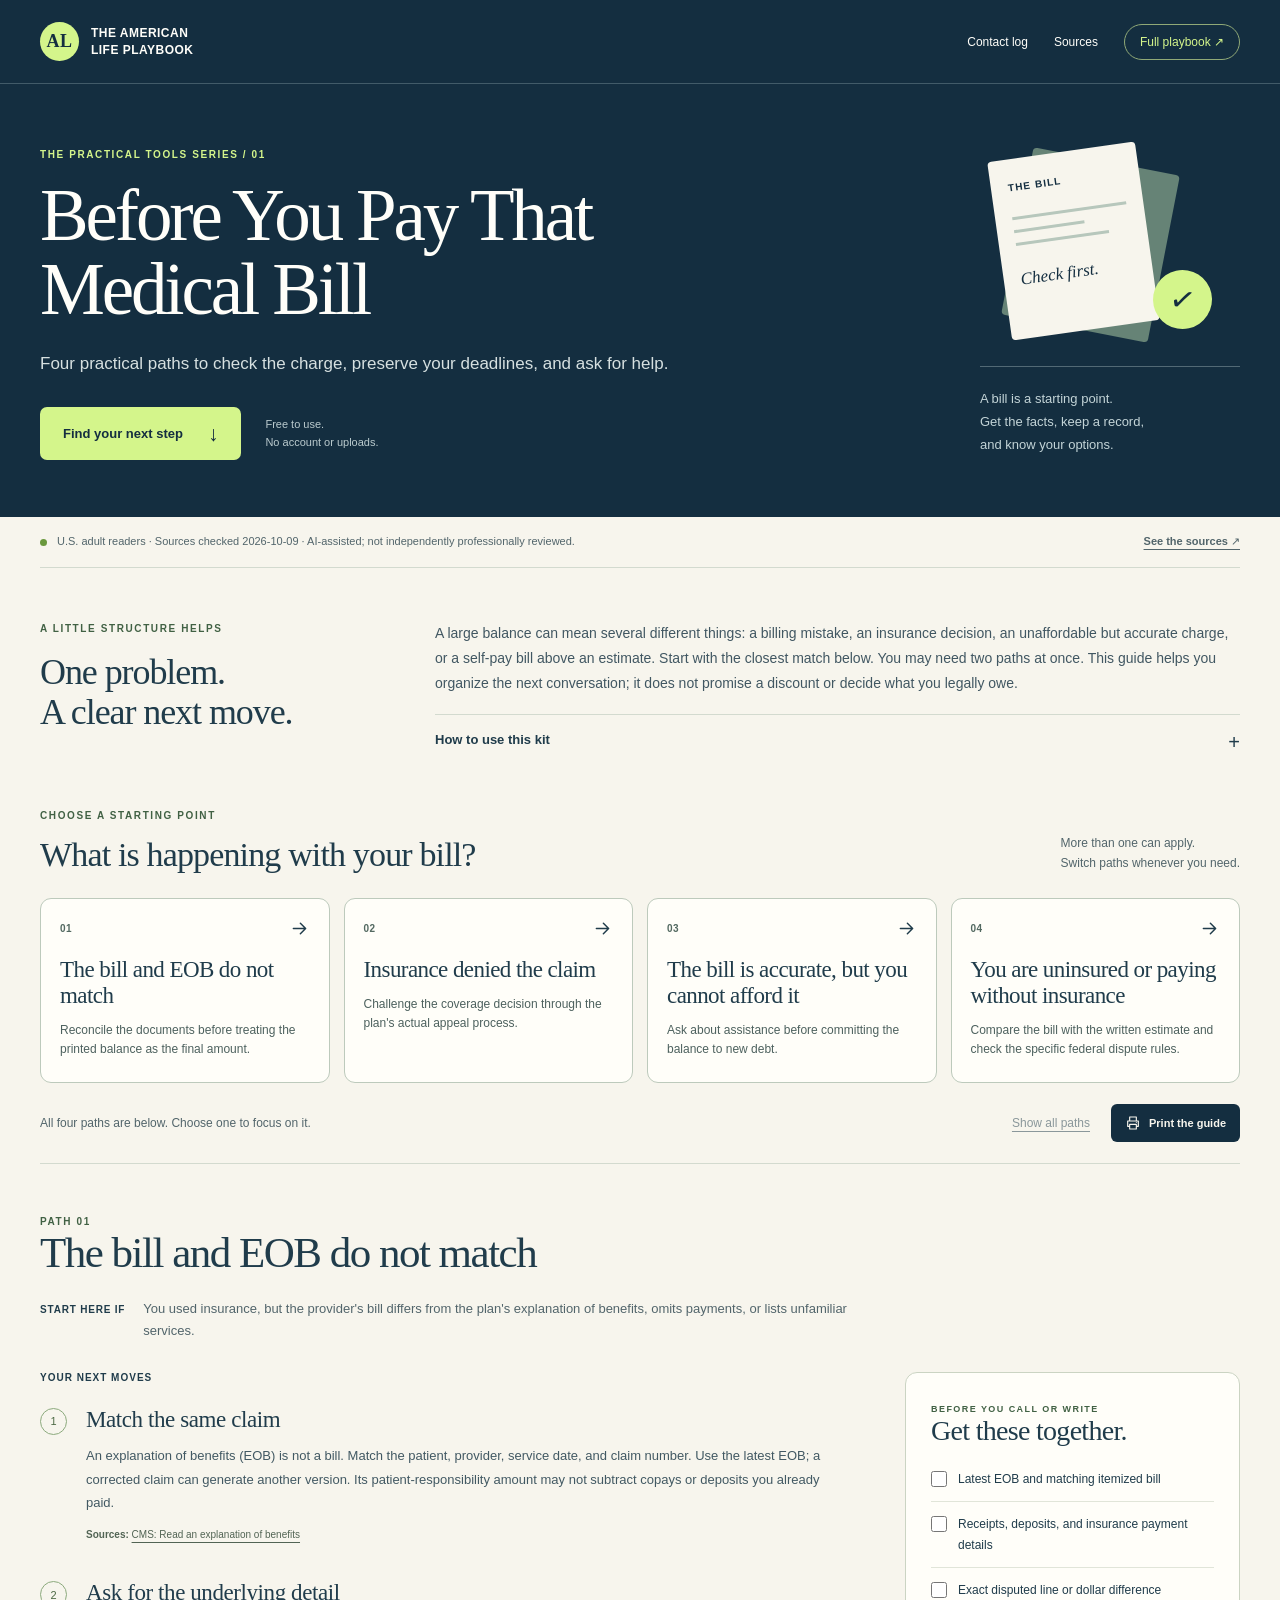
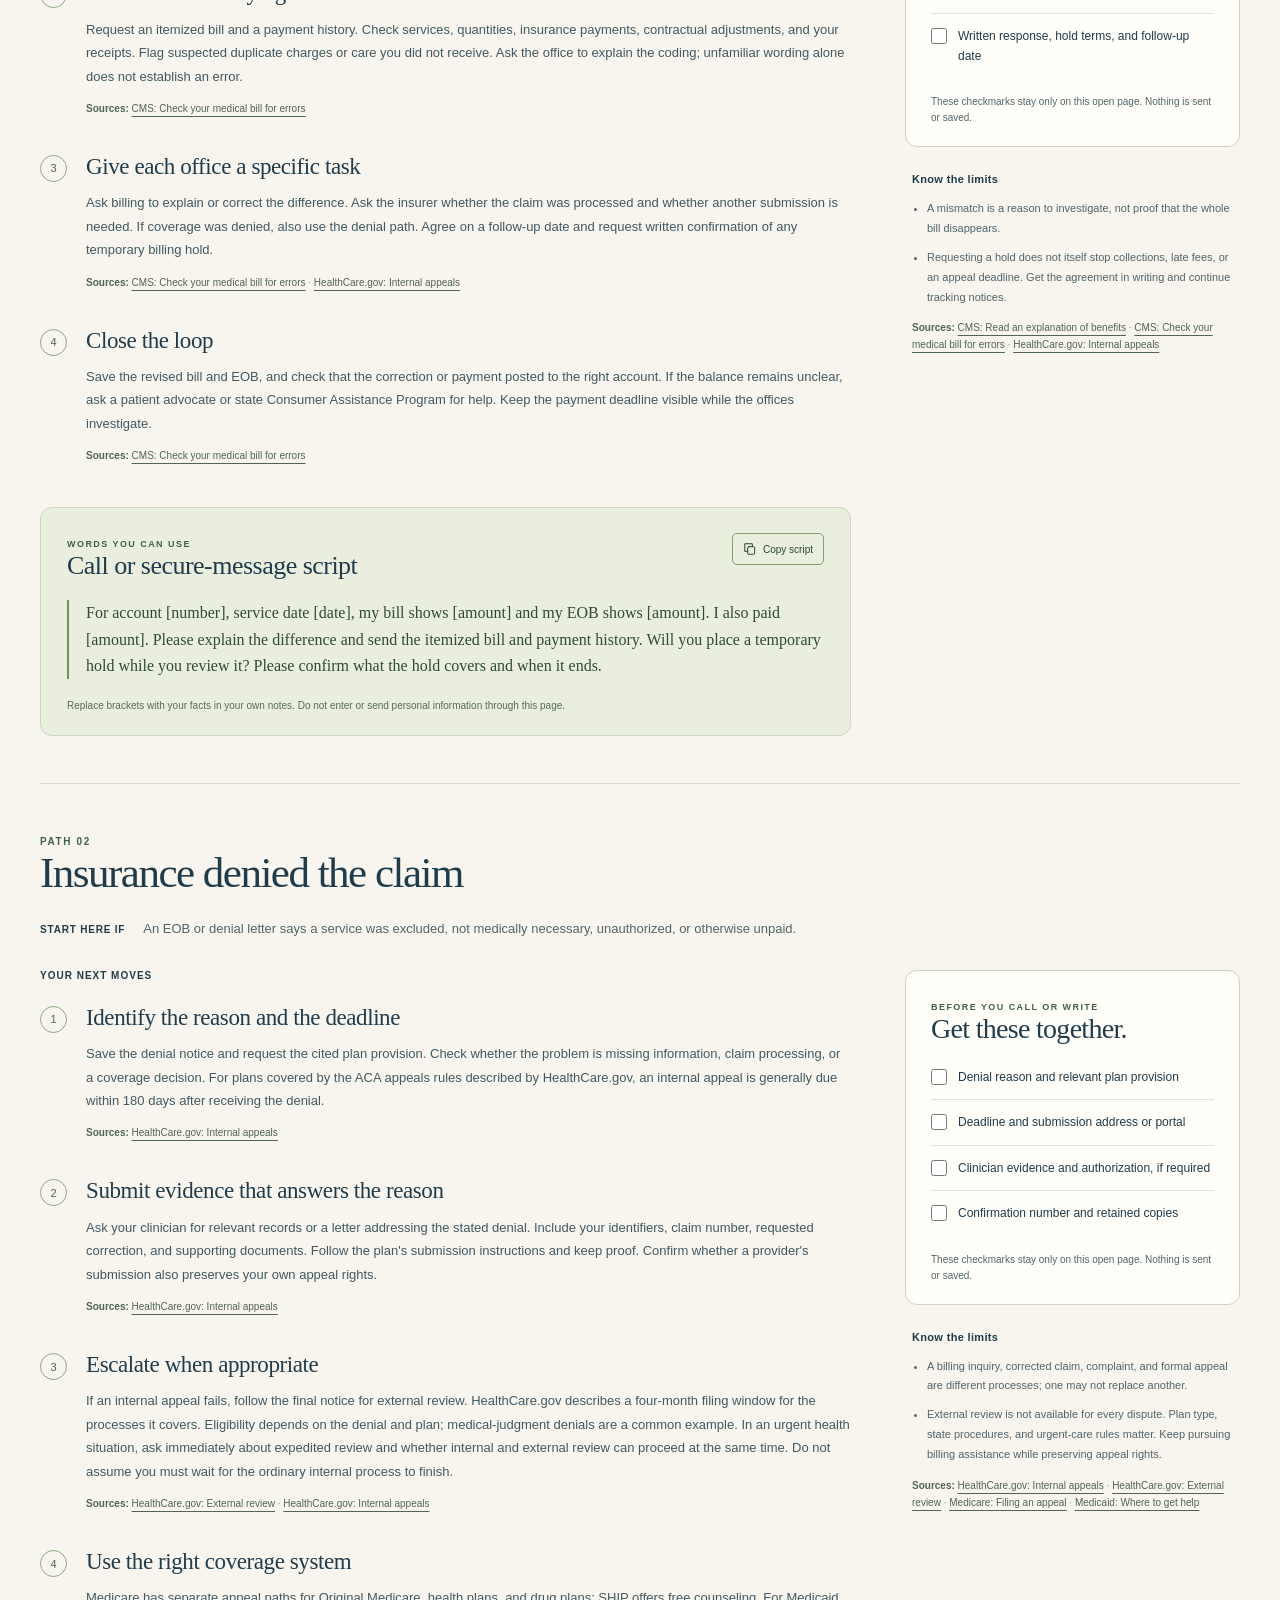
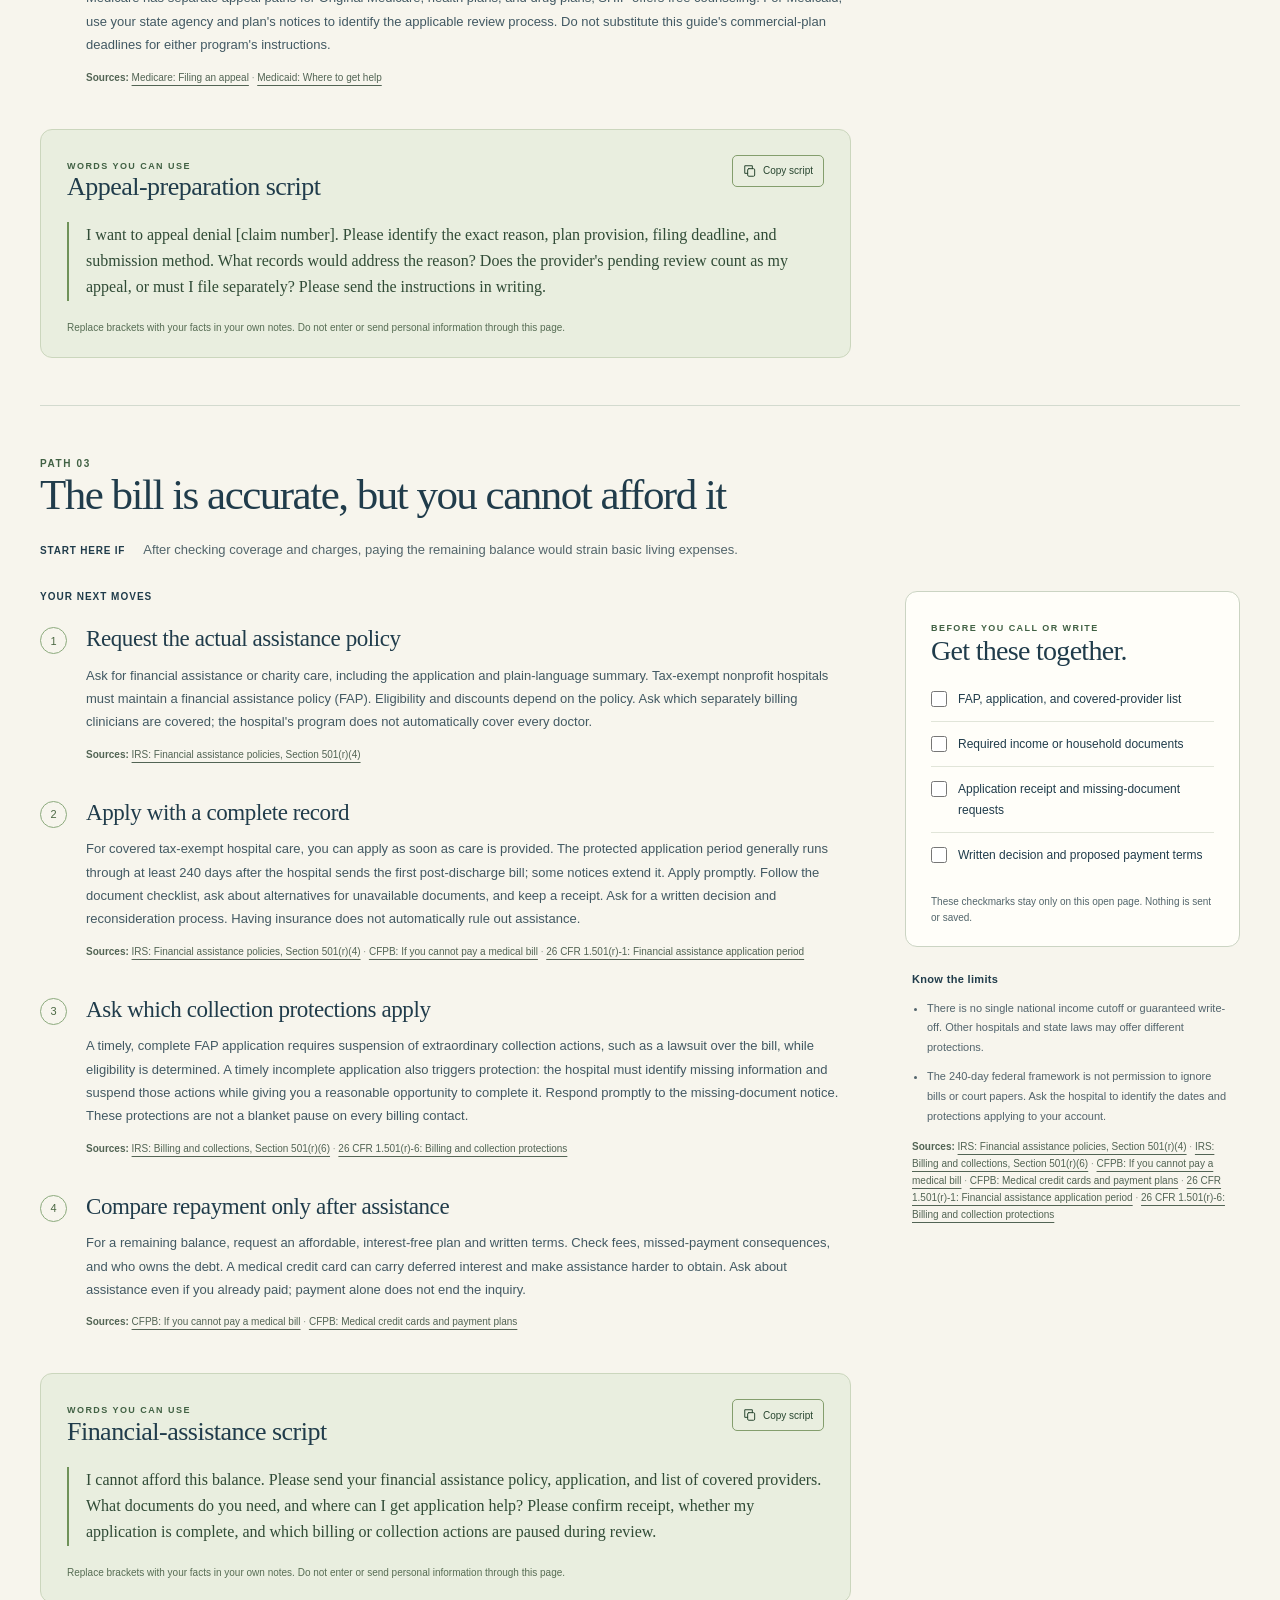
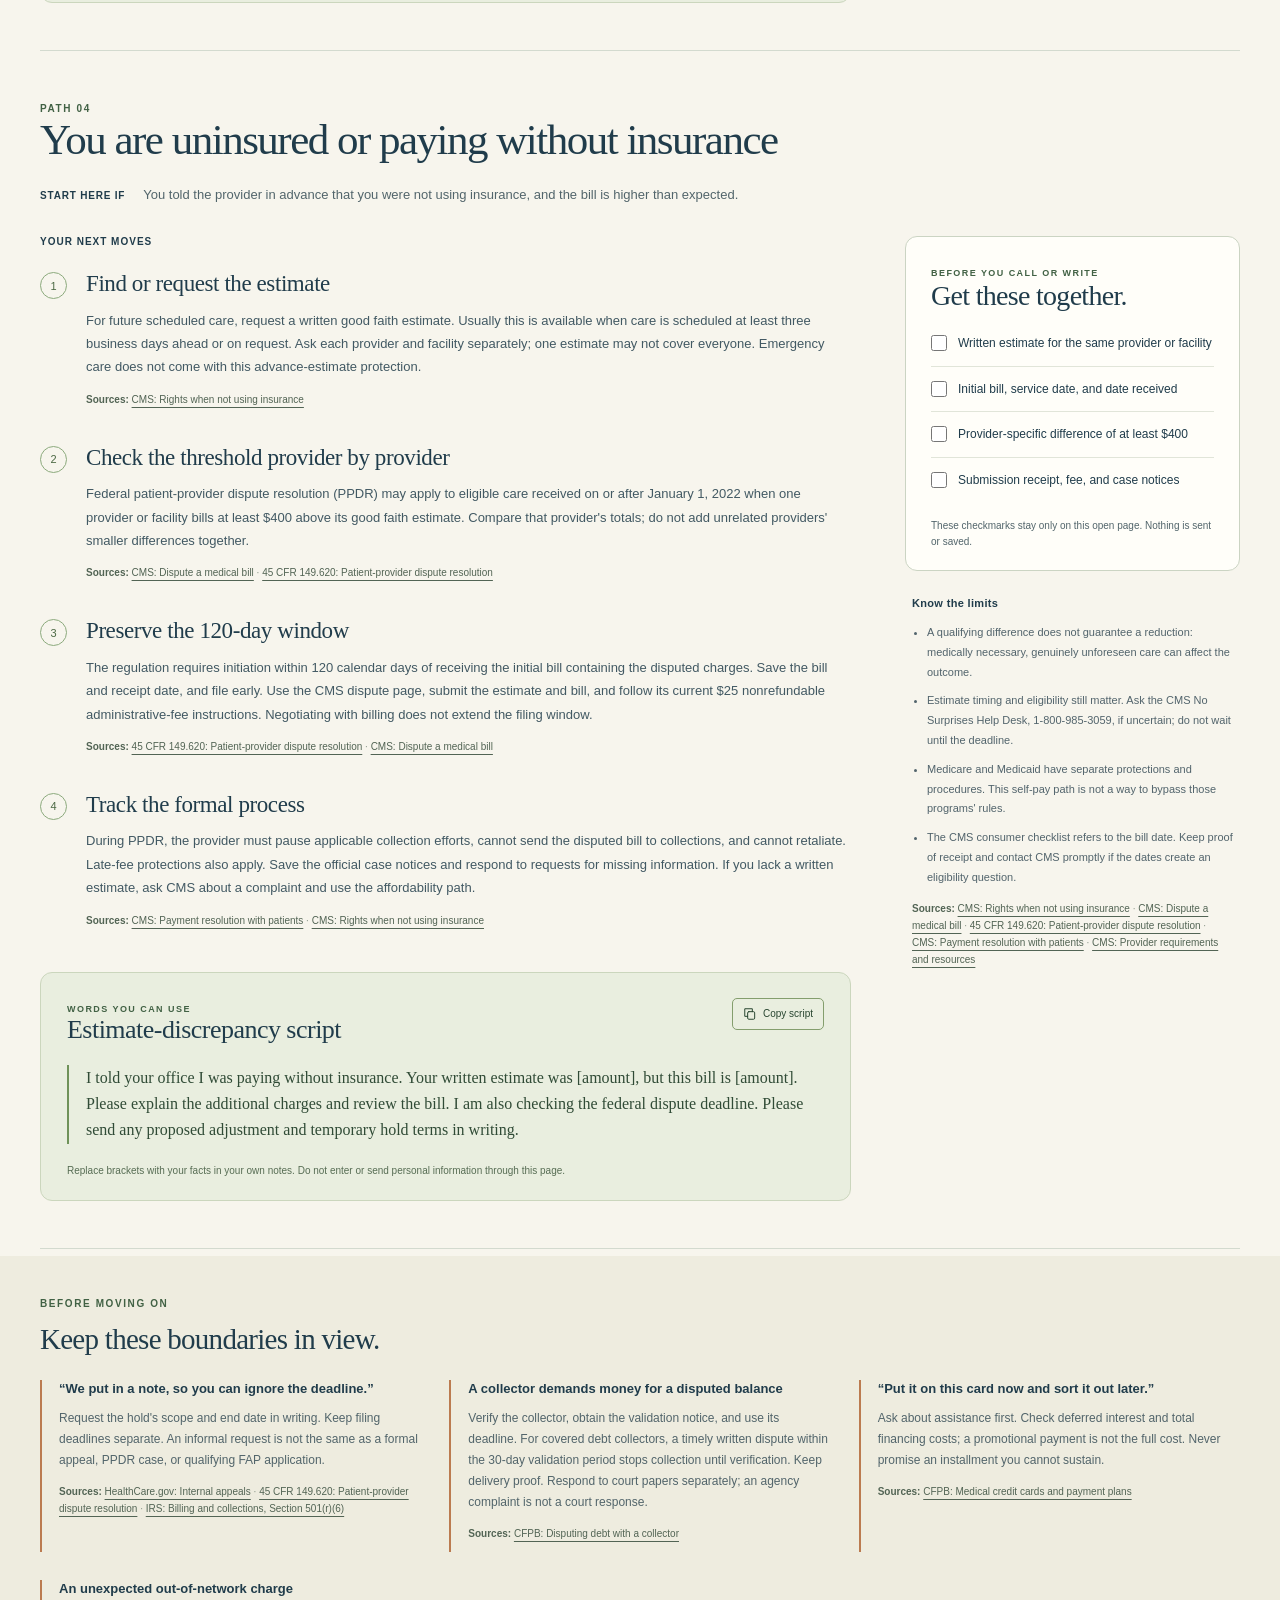
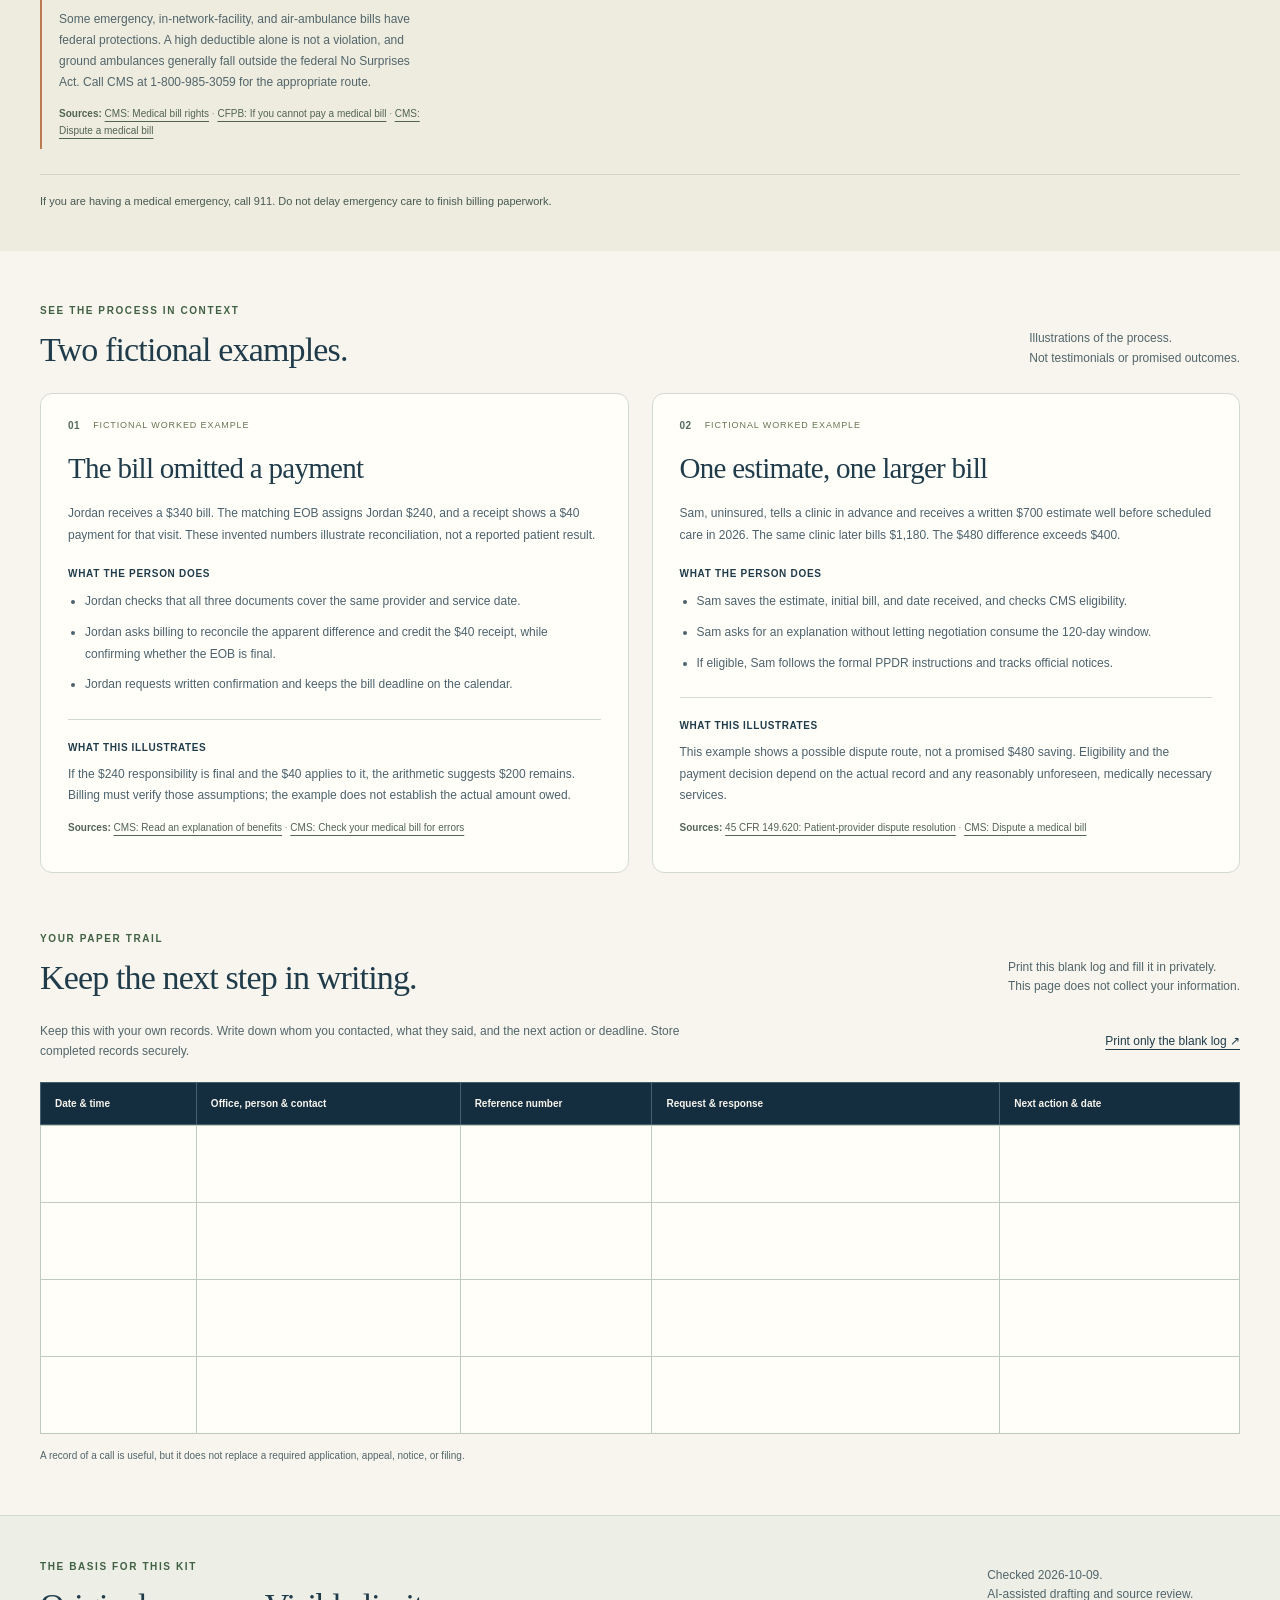
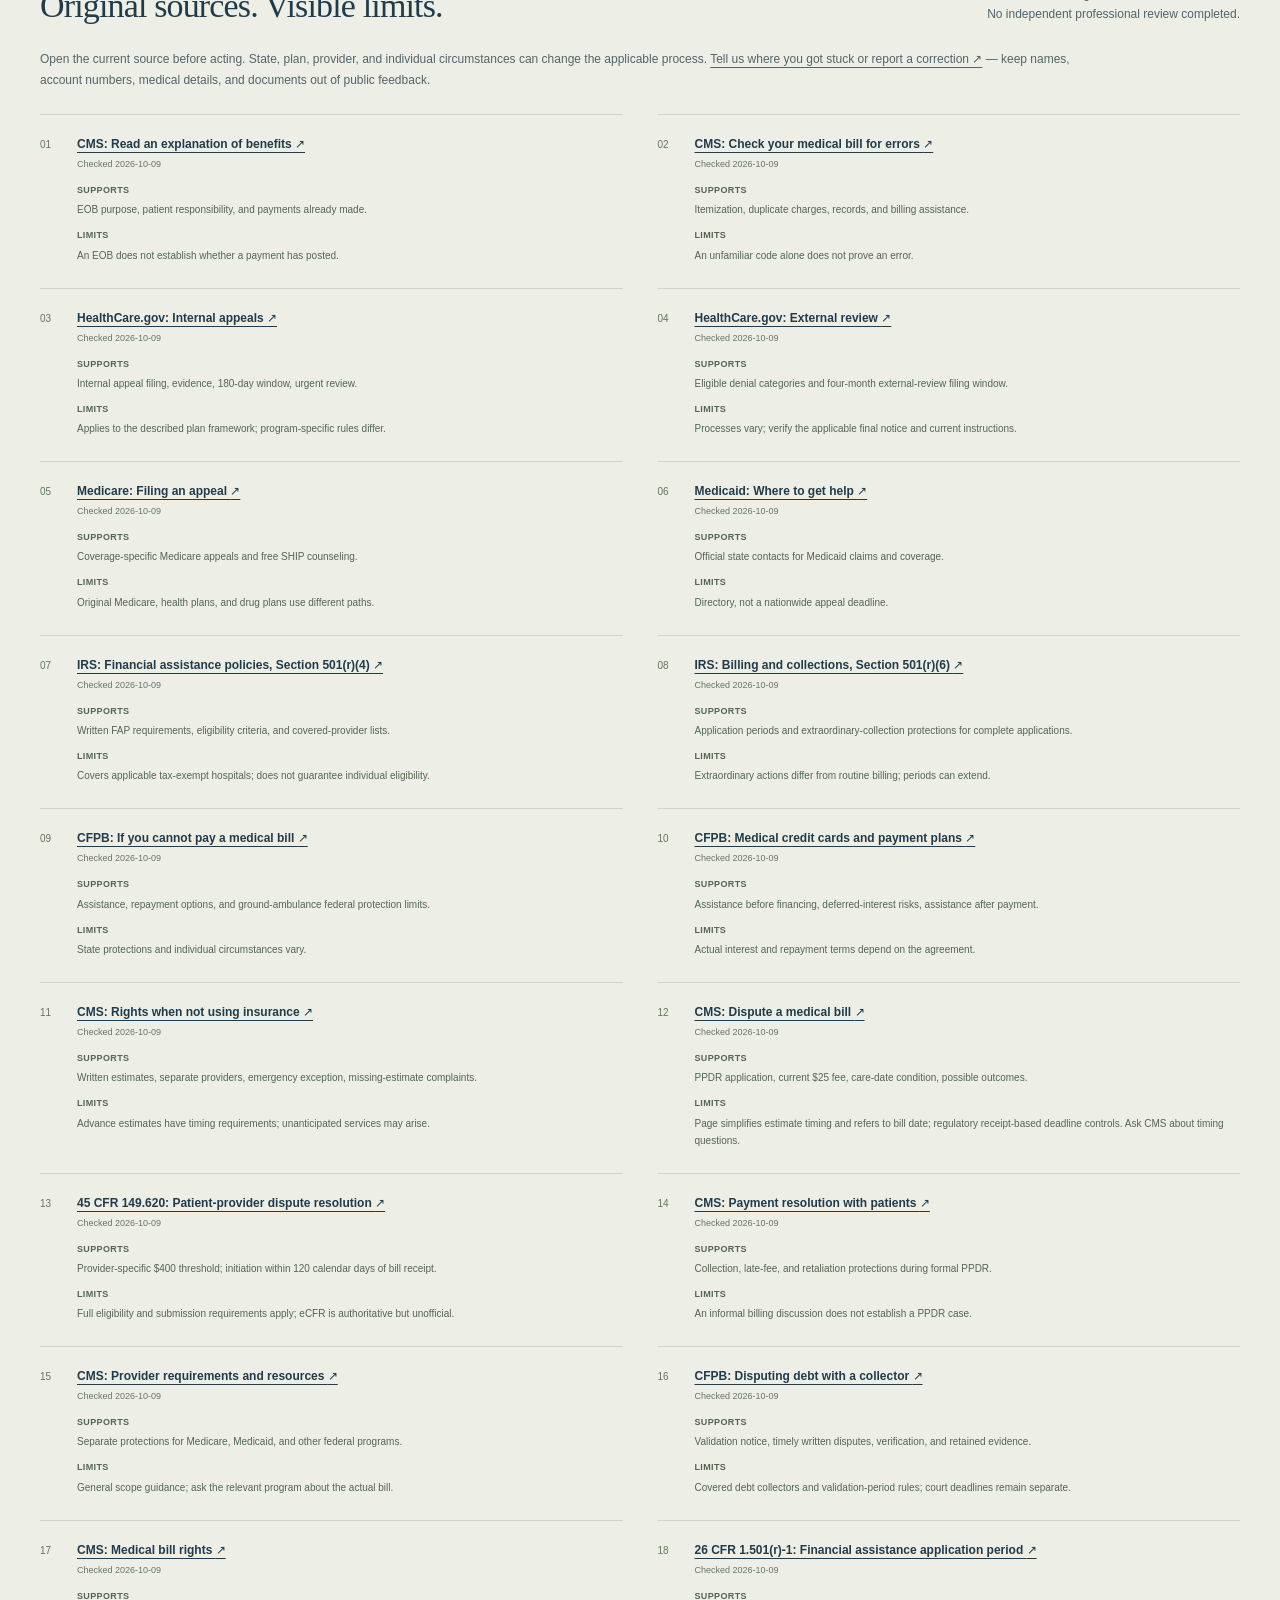
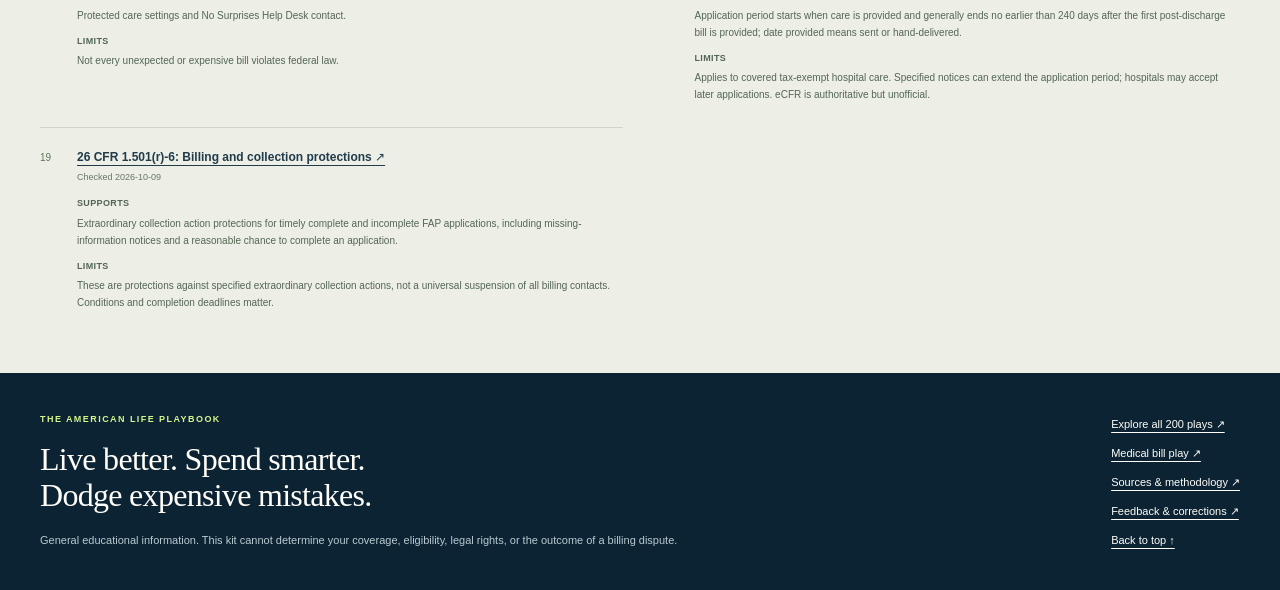
<file: medical-bills/index.html>
<!doctype html>
<html lang="en-US">
<head>
  <meta charset="utf-8">
  <meta name="viewport" content="width=device-width,initial-scale=1">
  <meta name="description" content="Four practical paths to check the charge, preserve your deadlines, and ask for help.">
  <meta name="theme-color" content="#142e40">
  <link rel="canonical" href="https://gerrygao1995-coder.github.io/the-american-life-playbook/medical-bills/">
  <meta property="og:type" content="website">
  <meta property="og:locale" content="en_US">
  <meta property="og:site_name" content="The American Life Playbook">
  <meta property="og:title" content="Before You Pay That Medical Bill">
  <meta property="og:description" content="Four practical paths to check the charge, preserve your deadlines, and ask for help.">
  <meta property="og:url" content="https://gerrygao1995-coder.github.io/the-american-life-playbook/medical-bills/">
  <meta property="og:image" content="https://gerrygao1995-coder.github.io/the-american-life-playbook/assets/medical-bills-social.png">
  <meta property="og:image:width" content="1280">
  <meta property="og:image:height" content="640">
  <meta property="og:image:alt" content="Before You Pay That Medical Bill — a free U.S. bill review kit from The American Life Playbook">
  <meta name="twitter:card" content="summary_large_image">
  <meta name="twitter:image" content="https://gerrygao1995-coder.github.io/the-american-life-playbook/assets/medical-bills-social.png">
  <meta name="twitter:title" content="Before You Pay That Medical Bill">
  <meta name="twitter:description" content="Four practical paths to check the charge, preserve your deadlines, and ask for help.">
  <title>Before You Pay That Medical Bill | The American Life Playbook</title>
  <link rel="stylesheet" href="kit.css">
  <script type="application/ld+json">{"@context":"https://schema.org","@type":"WebPage","name":"Before You Pay That Medical Bill","description":"Four practical paths to check the charge, preserve your deadlines, and ask for help.","url":"https://gerrygao1995-coder.github.io/the-american-life-playbook/medical-bills/","inLanguage":"en-US","isPartOf":{"@type":"WebSite","name":"The American Life Playbook","url":"https://gerrygao1995-coder.github.io/the-american-life-playbook/"}}</script>
  <script src="kit.js" defer></script>
</head>
<body id="top">
  <a class="skip-link" href="#choose">Skip to the problem selector</a>
  <header class="site-header"><div class="container header-inner"><a href="../" class="brand"><span class="brand-mark" aria-hidden="true">AL</span><span>THE AMERICAN<br>LIFE PLAYBOOK</span></a><nav aria-label="Page navigation"><a href="#contact-log">Contact log</a><a href="#sources">Sources</a><a class="nav-home" href="../">Full playbook <span aria-hidden="true">↗</span></a></nav></div></header>
  <main>
    <div class="container print-title"><h1>Before You Pay That Medical Bill</h1><p>The American Life Playbook · Sources checked 2026-10-09 · General educational information.</p></div>
    <section class="hero" aria-labelledby="kit-title"><div class="container hero-grid"><div class="hero-main"><p class="eyebrow">The practical tools series / 01</p><h1 id="kit-title">Before You Pay That Medical Bill</h1><p class="hero-subtitle">Four practical paths to check the charge, preserve your deadlines, and ask for help.</p><div class="hero-actions"><a class="primary-button" href="#choose">Find your next step <span aria-hidden="true">↓</span></a><span class="hero-assurance">Free to use.<br>No account or uploads.</span></div></div><aside class="hero-note" aria-label="About this kit"><div class="document-illustration" aria-hidden="true"><span class="paper-back"></span><span class="paper-front"><span class="paper-label">THE BILL</span><span class="paper-line long"></span><span class="paper-line"></span><span class="paper-line medium"></span><span class="paper-total">Check first.</span></span><span class="paper-check">✓</span></div><p>A bill is a starting point.<br>Get the facts, keep a record,<br>and know your options.</p></aside></div></section>
    <div class="container intro-bar"><span class="status-dot" aria-hidden="true"></span><p>U.S. adult readers · Sources checked 2026-10-09 · AI-assisted; not independently professionally reviewed.</p><a href="#sources">See the sources ↗</a></div>
    <section class="container orientation" aria-labelledby="orientation-title"><div><p class="eyebrow dark">A little structure helps</p><h2 id="orientation-title">One problem. <br>A clear next move.</h2></div><div class="orientation-copy"><p>A large balance can mean several different things: a billing mistake, an insurance decision, an unaffordable but accurate charge, or a self-pay bill above an estimate. Start with the closest match below. You may need two paths at once. This guide helps you organize the next conversation; it does not promise a discount or decide what you legally owe.</p><details class="how-to-use"><summary>How to use this kit <span aria-hidden="true">+</span></summary><ul><li>Put the bill, insurance notices, receipts, and any estimate in one folder. Record the date each notice arrived.</li><li>Write down every payment, appeal, dispute, and court deadline separately. A phone call or request for a hold does not automatically extend any of them.</li><li>Use verified provider and plan contact details. Keep copies, submission confirmations, names, and reference numbers.</li></ul></details></div></section>
    <section class="container chooser" id="choose" aria-labelledby="choose-title"><div class="section-heading"><div><p class="eyebrow dark">Choose a starting point</p><h2 id="choose-title">What is happening with your bill?</h2></div><p>More than one can apply.<br>Switch paths whenever you need.</p></div><nav class="route-choices" aria-label="Medical bill problem"><a class="route-choice" href="#mismatch" data-route-choice="mismatch" aria-controls="mismatch"><span class="choice-top"><span class="choice-number">01</span><svg viewBox="0 0 24 24" aria-hidden="true"><path d="M5 12h14m-6-6 6 6-6 6"/></svg></span><h3>The bill and EOB do not match</h3><p>Reconcile the documents before treating the printed balance as the final amount.</p></a>
<a class="route-choice" href="#denial" data-route-choice="denial" aria-controls="denial"><span class="choice-top"><span class="choice-number">02</span><svg viewBox="0 0 24 24" aria-hidden="true"><path d="M5 12h14m-6-6 6 6-6 6"/></svg></span><h3>Insurance denied the claim</h3><p>Challenge the coverage decision through the plan&#39;s actual appeal process.</p></a>
<a class="route-choice" href="#affordability" data-route-choice="affordability" aria-controls="affordability"><span class="choice-top"><span class="choice-number">03</span><svg viewBox="0 0 24 24" aria-hidden="true"><path d="M5 12h14m-6-6 6 6-6 6"/></svg></span><h3>The bill is accurate, but you cannot afford it</h3><p>Ask about assistance before committing the balance to new debt.</p></a>
<a class="route-choice" href="#self-pay" data-route-choice="self-pay" aria-controls="self-pay"><span class="choice-top"><span class="choice-number">04</span><svg viewBox="0 0 24 24" aria-hidden="true"><path d="M5 12h14m-6-6 6 6-6 6"/></svg></span><h3>You are uninsured or paying without insurance</h3><p>Compare the bill with the written estimate and check the specific federal dispute rules.</p></a></nav><div class="selection-bar"><p id="route-status" role="status" aria-live="polite">All four paths are below. Choose one to focus on it.</p><div class="selection-actions"><button id="show-all" type="button" class="text-button js-only">Show all paths</button><button id="print-kit" type="button" class="print-button js-only"><svg viewBox="0 0 24 24" aria-hidden="true"><path d="M7 8V3h10v5M7 17H4V9h16v8h-3M7 14h10v7H7v-7Z"/><path d="M17 11h.01"/></svg><span>Print the guide</span></button></div></div><noscript><p class="no-script">All four paths are available below without JavaScript. Follow a path link, then use your browser's Print command for a paper copy.</p></noscript></section>
    <div class="container routes" id="all-routes"><section class="route-section" id="mismatch" data-route="mismatch" aria-labelledby="title-mismatch"><div class="route-heading"><span class="eyebrow dark">Path 01</span><h2 id="title-mismatch" tabindex="-1">The bill and EOB do not match</h2><div class="choose-if"><strong>Start here if</strong><p>You used insurance, but the provider&#39;s bill differs from the plan&#39;s explanation of benefits, omits payments, or lists unfamiliar services.</p></div></div><div class="route-layout"><div class="route-main"><h3 class="section-label">Your next moves</h3><ol class="steps"><li class="step"><div class="step-number" aria-hidden="true">1</div><div><h4>Match the same claim</h4><p>An explanation of benefits (EOB) is not a bill. Match the patient, provider, service date, and claim number. Use the latest EOB; a corrected claim can generate another version. Its patient-responsibility amount may not subtract copays or deposits you already paid.</p><p class="citations"><span>Sources:</span> <a href="#source-cms-eob">CMS: Read an explanation of benefits</a></p></div></li>
<li class="step"><div class="step-number" aria-hidden="true">2</div><div><h4>Ask for the underlying detail</h4><p>Request an itemized bill and a payment history. Check services, quantities, insurance payments, contractual adjustments, and your receipts. Flag suspected duplicate charges or care you did not receive. Ask the office to explain the coding; unfamiliar wording alone does not establish an error.</p><p class="citations"><span>Sources:</span> <a href="#source-cms-errors">CMS: Check your medical bill for errors</a></p></div></li>
<li class="step"><div class="step-number" aria-hidden="true">3</div><div><h4>Give each office a specific task</h4><p>Ask billing to explain or correct the difference. Ask the insurer whether the claim was processed and whether another submission is needed. If coverage was denied, also use the denial path. Agree on a follow-up date and request written confirmation of any temporary billing hold.</p><p class="citations"><span>Sources:</span> <a href="#source-cms-errors">CMS: Check your medical bill for errors</a><span class="separator" aria-hidden="true"> · </span><a href="#source-hc-internal">HealthCare.gov: Internal appeals</a></p></div></li>
<li class="step"><div class="step-number" aria-hidden="true">4</div><div><h4>Close the loop</h4><p>Save the revised bill and EOB, and check that the correction or payment posted to the right account. If the balance remains unclear, ask a patient advocate or state Consumer Assistance Program for help. Keep the payment deadline visible while the offices investigate.</p><p class="citations"><span>Sources:</span> <a href="#source-cms-errors">CMS: Check your medical bill for errors</a></p></div></li></ol><section class="script-box" aria-labelledby="script-title-mismatch"><div class="script-heading"><div><span class="eyebrow dark">Words you can use</span><h3 id="script-title-mismatch">Call or secure-message script</h3></div><button class="copy-button js-only" type="button" data-copy="script-mismatch"><svg viewBox="0 0 24 24" aria-hidden="true"><rect x="8" y="8" width="12" height="13" rx="2"/><path d="M16 8V3H3v13h5"/></svg><span>Copy script</span></button></div><blockquote id="script-mismatch" tabindex="0"><p>For account [number], service date [date], my bill shows [amount] and my EOB shows [amount]. I also paid [amount]. Please explain the difference and send the itemized bill and payment history. Will you place a temporary hold while you review it? Please confirm what the hold covers and when it ends.</p></blockquote><p class="script-note">Replace brackets with your facts in your own notes. Do not enter or send personal information through this page.</p></section></div><aside class="route-aside" aria-label="Preparation and limits for The bill and EOB do not match"><section class="checklist-panel"><span class="eyebrow dark">Before you call or write</span><h3>Get these together.</h3><ul class="checklist"><li><label><input type="checkbox" id="check-mismatch-1"><span>Latest EOB and matching itemized bill</span></label></li>
<li><label><input type="checkbox" id="check-mismatch-2"><span>Receipts, deposits, and insurance payment details</span></label></li>
<li><label><input type="checkbox" id="check-mismatch-3"><span>Exact disputed line or dollar difference</span></label></li>
<li><label><input type="checkbox" id="check-mismatch-4"><span>Written response, hold terms, and follow-up date</span></label></li></ul><p class="checklist-note">These checkmarks stay only on this open page. Nothing is sent or saved.</p></section><section class="limits-panel"><h3>Know the limits</h3><ul><li>A mismatch is a reason to investigate, not proof that the whole bill disappears.</li><li>Requesting a hold does not itself stop collections, late fees, or an appeal deadline. Get the agreement in writing and continue tracking notices.</li></ul><p class="citations"><span>Sources:</span> <a href="#source-cms-eob">CMS: Read an explanation of benefits</a><span class="separator" aria-hidden="true"> · </span><a href="#source-cms-errors">CMS: Check your medical bill for errors</a><span class="separator" aria-hidden="true"> · </span><a href="#source-hc-internal">HealthCare.gov: Internal appeals</a></p></section></aside></div></section>
<section class="route-section" id="denial" data-route="denial" aria-labelledby="title-denial"><div class="route-heading"><span class="eyebrow dark">Path 02</span><h2 id="title-denial" tabindex="-1">Insurance denied the claim</h2><div class="choose-if"><strong>Start here if</strong><p>An EOB or denial letter says a service was excluded, not medically necessary, unauthorized, or otherwise unpaid.</p></div></div><div class="route-layout"><div class="route-main"><h3 class="section-label">Your next moves</h3><ol class="steps"><li class="step"><div class="step-number" aria-hidden="true">1</div><div><h4>Identify the reason and the deadline</h4><p>Save the denial notice and request the cited plan provision. Check whether the problem is missing information, claim processing, or a coverage decision. For plans covered by the ACA appeals rules described by HealthCare.gov, an internal appeal is generally due within 180 days after receiving the denial.</p><p class="citations"><span>Sources:</span> <a href="#source-hc-internal">HealthCare.gov: Internal appeals</a></p></div></li>
<li class="step"><div class="step-number" aria-hidden="true">2</div><div><h4>Submit evidence that answers the reason</h4><p>Ask your clinician for relevant records or a letter addressing the stated denial. Include your identifiers, claim number, requested correction, and supporting documents. Follow the plan&#39;s submission instructions and keep proof. Confirm whether a provider&#39;s submission also preserves your own appeal rights.</p><p class="citations"><span>Sources:</span> <a href="#source-hc-internal">HealthCare.gov: Internal appeals</a></p></div></li>
<li class="step"><div class="step-number" aria-hidden="true">3</div><div><h4>Escalate when appropriate</h4><p>If an internal appeal fails, follow the final notice for external review. HealthCare.gov describes a four-month filing window for the processes it covers. Eligibility depends on the denial and plan; medical-judgment denials are a common example. In an urgent health situation, ask immediately about expedited review and whether internal and external review can proceed at the same time. Do not assume you must wait for the ordinary internal process to finish.</p><p class="citations"><span>Sources:</span> <a href="#source-hc-external">HealthCare.gov: External review</a><span class="separator" aria-hidden="true"> · </span><a href="#source-hc-internal">HealthCare.gov: Internal appeals</a></p></div></li>
<li class="step"><div class="step-number" aria-hidden="true">4</div><div><h4>Use the right coverage system</h4><p>Medicare has separate appeal paths for Original Medicare, health plans, and drug plans; SHIP offers free counseling. For Medicaid, use your state agency and plan&#39;s notices to identify the applicable review process. Do not substitute this guide&#39;s commercial-plan deadlines for either program&#39;s instructions.</p><p class="citations"><span>Sources:</span> <a href="#source-medicare-appeals">Medicare: Filing an appeal</a><span class="separator" aria-hidden="true"> · </span><a href="#source-medicaid-help">Medicaid: Where to get help</a></p></div></li></ol><section class="script-box" aria-labelledby="script-title-denial"><div class="script-heading"><div><span class="eyebrow dark">Words you can use</span><h3 id="script-title-denial">Appeal-preparation script</h3></div><button class="copy-button js-only" type="button" data-copy="script-denial"><svg viewBox="0 0 24 24" aria-hidden="true"><rect x="8" y="8" width="12" height="13" rx="2"/><path d="M16 8V3H3v13h5"/></svg><span>Copy script</span></button></div><blockquote id="script-denial" tabindex="0"><p>I want to appeal denial [claim number]. Please identify the exact reason, plan provision, filing deadline, and submission method. What records would address the reason? Does the provider&#39;s pending review count as my appeal, or must I file separately? Please send the instructions in writing.</p></blockquote><p class="script-note">Replace brackets with your facts in your own notes. Do not enter or send personal information through this page.</p></section></div><aside class="route-aside" aria-label="Preparation and limits for Insurance denied the claim"><section class="checklist-panel"><span class="eyebrow dark">Before you call or write</span><h3>Get these together.</h3><ul class="checklist"><li><label><input type="checkbox" id="check-denial-1"><span>Denial reason and relevant plan provision</span></label></li>
<li><label><input type="checkbox" id="check-denial-2"><span>Deadline and submission address or portal</span></label></li>
<li><label><input type="checkbox" id="check-denial-3"><span>Clinician evidence and authorization, if required</span></label></li>
<li><label><input type="checkbox" id="check-denial-4"><span>Confirmation number and retained copies</span></label></li></ul><p class="checklist-note">These checkmarks stay only on this open page. Nothing is sent or saved.</p></section><section class="limits-panel"><h3>Know the limits</h3><ul><li>A billing inquiry, corrected claim, complaint, and formal appeal are different processes; one may not replace another.</li><li>External review is not available for every dispute. Plan type, state procedures, and urgent-care rules matter. Keep pursuing billing assistance while preserving appeal rights.</li></ul><p class="citations"><span>Sources:</span> <a href="#source-hc-internal">HealthCare.gov: Internal appeals</a><span class="separator" aria-hidden="true"> · </span><a href="#source-hc-external">HealthCare.gov: External review</a><span class="separator" aria-hidden="true"> · </span><a href="#source-medicare-appeals">Medicare: Filing an appeal</a><span class="separator" aria-hidden="true"> · </span><a href="#source-medicaid-help">Medicaid: Where to get help</a></p></section></aside></div></section>
<section class="route-section" id="affordability" data-route="affordability" aria-labelledby="title-affordability"><div class="route-heading"><span class="eyebrow dark">Path 03</span><h2 id="title-affordability" tabindex="-1">The bill is accurate, but you cannot afford it</h2><div class="choose-if"><strong>Start here if</strong><p>After checking coverage and charges, paying the remaining balance would strain basic living expenses.</p></div></div><div class="route-layout"><div class="route-main"><h3 class="section-label">Your next moves</h3><ol class="steps"><li class="step"><div class="step-number" aria-hidden="true">1</div><div><h4>Request the actual assistance policy</h4><p>Ask for financial assistance or charity care, including the application and plain-language summary. Tax-exempt nonprofit hospitals must maintain a financial assistance policy (FAP). Eligibility and discounts depend on the policy. Ask which separately billing clinicians are covered; the hospital&#39;s program does not automatically cover every doctor.</p><p class="citations"><span>Sources:</span> <a href="#source-irs-fap">IRS: Financial assistance policies, Section 501(r)(4)</a></p></div></li>
<li class="step"><div class="step-number" aria-hidden="true">2</div><div><h4>Apply with a complete record</h4><p>For covered tax-exempt hospital care, you can apply as soon as care is provided. The protected application period generally runs through at least 240 days after the hospital sends the first post-discharge bill; some notices extend it. Apply promptly. Follow the document checklist, ask about alternatives for unavailable documents, and keep a receipt. Ask for a written decision and reconsideration process. Having insurance does not automatically rule out assistance.</p><p class="citations"><span>Sources:</span> <a href="#source-irs-fap">IRS: Financial assistance policies, Section 501(r)(4)</a><span class="separator" aria-hidden="true"> · </span><a href="#source-cfpb-afford">CFPB: If you cannot pay a medical bill</a><span class="separator" aria-hidden="true"> · </span><a href="#source-ecfr-fap-period">26 CFR 1.501(r)-1: Financial assistance application period</a></p></div></li>
<li class="step"><div class="step-number" aria-hidden="true">3</div><div><h4>Ask which collection protections apply</h4><p>A timely, complete FAP application requires suspension of extraordinary collection actions, such as a lawsuit over the bill, while eligibility is determined. A timely incomplete application also triggers protection: the hospital must identify missing information and suspend those actions while giving you a reasonable opportunity to complete it. Respond promptly to the missing-document notice. These protections are not a blanket pause on every billing contact.</p><p class="citations"><span>Sources:</span> <a href="#source-irs-collections">IRS: Billing and collections, Section 501(r)(6)</a><span class="separator" aria-hidden="true"> · </span><a href="#source-ecfr-fap-collection">26 CFR 1.501(r)-6: Billing and collection protections</a></p></div></li>
<li class="step"><div class="step-number" aria-hidden="true">4</div><div><h4>Compare repayment only after assistance</h4><p>For a remaining balance, request an affordable, interest-free plan and written terms. Check fees, missed-payment consequences, and who owns the debt. A medical credit card can carry deferred interest and make assistance harder to obtain. Ask about assistance even if you already paid; payment alone does not end the inquiry.</p><p class="citations"><span>Sources:</span> <a href="#source-cfpb-afford">CFPB: If you cannot pay a medical bill</a><span class="separator" aria-hidden="true"> · </span><a href="#source-cfpb-financing">CFPB: Medical credit cards and payment plans</a></p></div></li></ol><section class="script-box" aria-labelledby="script-title-affordability"><div class="script-heading"><div><span class="eyebrow dark">Words you can use</span><h3 id="script-title-affordability">Financial-assistance script</h3></div><button class="copy-button js-only" type="button" data-copy="script-affordability"><svg viewBox="0 0 24 24" aria-hidden="true"><rect x="8" y="8" width="12" height="13" rx="2"/><path d="M16 8V3H3v13h5"/></svg><span>Copy script</span></button></div><blockquote id="script-affordability" tabindex="0"><p>I cannot afford this balance. Please send your financial assistance policy, application, and list of covered providers. What documents do you need, and where can I get application help? Please confirm receipt, whether my application is complete, and which billing or collection actions are paused during review.</p></blockquote><p class="script-note">Replace brackets with your facts in your own notes. Do not enter or send personal information through this page.</p></section></div><aside class="route-aside" aria-label="Preparation and limits for The bill is accurate, but you cannot afford it"><section class="checklist-panel"><span class="eyebrow dark">Before you call or write</span><h3>Get these together.</h3><ul class="checklist"><li><label><input type="checkbox" id="check-affordability-1"><span>FAP, application, and covered-provider list</span></label></li>
<li><label><input type="checkbox" id="check-affordability-2"><span>Required income or household documents</span></label></li>
<li><label><input type="checkbox" id="check-affordability-3"><span>Application receipt and missing-document requests</span></label></li>
<li><label><input type="checkbox" id="check-affordability-4"><span>Written decision and proposed payment terms</span></label></li></ul><p class="checklist-note">These checkmarks stay only on this open page. Nothing is sent or saved.</p></section><section class="limits-panel"><h3>Know the limits</h3><ul><li>There is no single national income cutoff or guaranteed write-off. Other hospitals and state laws may offer different protections.</li><li>The 240-day federal framework is not permission to ignore bills or court papers. Ask the hospital to identify the dates and protections applying to your account.</li></ul><p class="citations"><span>Sources:</span> <a href="#source-irs-fap">IRS: Financial assistance policies, Section 501(r)(4)</a><span class="separator" aria-hidden="true"> · </span><a href="#source-irs-collections">IRS: Billing and collections, Section 501(r)(6)</a><span class="separator" aria-hidden="true"> · </span><a href="#source-cfpb-afford">CFPB: If you cannot pay a medical bill</a><span class="separator" aria-hidden="true"> · </span><a href="#source-cfpb-financing">CFPB: Medical credit cards and payment plans</a><span class="separator" aria-hidden="true"> · </span><a href="#source-ecfr-fap-period">26 CFR 1.501(r)-1: Financial assistance application period</a><span class="separator" aria-hidden="true"> · </span><a href="#source-ecfr-fap-collection">26 CFR 1.501(r)-6: Billing and collection protections</a></p></section></aside></div></section>
<section class="route-section" id="self-pay" data-route="self-pay" aria-labelledby="title-self-pay"><div class="route-heading"><span class="eyebrow dark">Path 04</span><h2 id="title-self-pay" tabindex="-1">You are uninsured or paying without insurance</h2><div class="choose-if"><strong>Start here if</strong><p>You told the provider in advance that you were not using insurance, and the bill is higher than expected.</p></div></div><div class="route-layout"><div class="route-main"><h3 class="section-label">Your next moves</h3><ol class="steps"><li class="step"><div class="step-number" aria-hidden="true">1</div><div><h4>Find or request the estimate</h4><p>For future scheduled care, request a written good faith estimate. Usually this is available when care is scheduled at least three business days ahead or on request. Ask each provider and facility separately; one estimate may not cover everyone. Emergency care does not come with this advance-estimate protection.</p><p class="citations"><span>Sources:</span> <a href="#source-cms-selfpay">CMS: Rights when not using insurance</a></p></div></li>
<li class="step"><div class="step-number" aria-hidden="true">2</div><div><h4>Check the threshold provider by provider</h4><p>Federal patient-provider dispute resolution (PPDR) may apply to eligible care received on or after January 1, 2022 when one provider or facility bills at least $400 above its good faith estimate. Compare that provider&#39;s totals; do not add unrelated providers&#39; smaller differences together.</p><p class="citations"><span>Sources:</span> <a href="#source-cms-ppdr">CMS: Dispute a medical bill</a><span class="separator" aria-hidden="true"> · </span><a href="#source-ecfr-ppdr">45 CFR 149.620: Patient-provider dispute resolution</a></p></div></li>
<li class="step"><div class="step-number" aria-hidden="true">3</div><div><h4>Preserve the 120-day window</h4><p>The regulation requires initiation within 120 calendar days of receiving the initial bill containing the disputed charges. Save the bill and receipt date, and file early. Use the CMS dispute page, submit the estimate and bill, and follow its current $25 nonrefundable administrative-fee instructions. Negotiating with billing does not extend the filing window.</p><p class="citations"><span>Sources:</span> <a href="#source-ecfr-ppdr">45 CFR 149.620: Patient-provider dispute resolution</a><span class="separator" aria-hidden="true"> · </span><a href="#source-cms-ppdr">CMS: Dispute a medical bill</a></p></div></li>
<li class="step"><div class="step-number" aria-hidden="true">4</div><div><h4>Track the formal process</h4><p>During PPDR, the provider must pause applicable collection efforts, cannot send the disputed bill to collections, and cannot retaliate. Late-fee protections also apply. Save the official case notices and respond to requests for missing information. If you lack a written estimate, ask CMS about a complaint and use the affordability path.</p><p class="citations"><span>Sources:</span> <a href="#source-cms-ppdr-protections">CMS: Payment resolution with patients</a><span class="separator" aria-hidden="true"> · </span><a href="#source-cms-selfpay">CMS: Rights when not using insurance</a></p></div></li></ol><section class="script-box" aria-labelledby="script-title-self-pay"><div class="script-heading"><div><span class="eyebrow dark">Words you can use</span><h3 id="script-title-self-pay">Estimate-discrepancy script</h3></div><button class="copy-button js-only" type="button" data-copy="script-self-pay"><svg viewBox="0 0 24 24" aria-hidden="true"><rect x="8" y="8" width="12" height="13" rx="2"/><path d="M16 8V3H3v13h5"/></svg><span>Copy script</span></button></div><blockquote id="script-self-pay" tabindex="0"><p>I told your office I was paying without insurance. Your written estimate was [amount], but this bill is [amount]. Please explain the additional charges and review the bill. I am also checking the federal dispute deadline. Please send any proposed adjustment and temporary hold terms in writing.</p></blockquote><p class="script-note">Replace brackets with your facts in your own notes. Do not enter or send personal information through this page.</p></section></div><aside class="route-aside" aria-label="Preparation and limits for You are uninsured or paying without insurance"><section class="checklist-panel"><span class="eyebrow dark">Before you call or write</span><h3>Get these together.</h3><ul class="checklist"><li><label><input type="checkbox" id="check-self-pay-1"><span>Written estimate for the same provider or facility</span></label></li>
<li><label><input type="checkbox" id="check-self-pay-2"><span>Initial bill, service date, and date received</span></label></li>
<li><label><input type="checkbox" id="check-self-pay-3"><span>Provider-specific difference of at least $400</span></label></li>
<li><label><input type="checkbox" id="check-self-pay-4"><span>Submission receipt, fee, and case notices</span></label></li></ul><p class="checklist-note">These checkmarks stay only on this open page. Nothing is sent or saved.</p></section><section class="limits-panel"><h3>Know the limits</h3><ul><li>A qualifying difference does not guarantee a reduction: medically necessary, genuinely unforeseen care can affect the outcome.</li><li>Estimate timing and eligibility still matter. Ask the CMS No Surprises Help Desk, 1-800-985-3059, if uncertain; do not wait until the deadline.</li><li>Medicare and Medicaid have separate protections and procedures. This self-pay path is not a way to bypass those programs&#39; rules.</li><li>The CMS consumer checklist refers to the bill date. Keep proof of receipt and contact CMS promptly if the dates create an eligibility question.</li></ul><p class="citations"><span>Sources:</span> <a href="#source-cms-selfpay">CMS: Rights when not using insurance</a><span class="separator" aria-hidden="true"> · </span><a href="#source-cms-ppdr">CMS: Dispute a medical bill</a><span class="separator" aria-hidden="true"> · </span><a href="#source-ecfr-ppdr">45 CFR 149.620: Patient-provider dispute resolution</a><span class="separator" aria-hidden="true"> · </span><a href="#source-cms-ppdr-protections">CMS: Payment resolution with patients</a><span class="separator" aria-hidden="true"> · </span><a href="#source-cms-program-scope">CMS: Provider requirements and resources</a></p></section></aside></div></section></div>
    <section class="watch-section" aria-labelledby="watch-title"><div class="container"><div class="section-heading"><div><p class="eyebrow dark">Before moving on</p><h2 id="watch-title">Keep these boundaries in view.</h2></div></div><div class="red-flags"><article><h3>“We put in a note, so you can ignore the deadline.”</h3><p>Request the hold&#39;s scope and end date in writing. Keep filing deadlines separate. An informal request is not the same as a formal appeal, PPDR case, or qualifying FAP application.</p><p class="citations"><span>Sources:</span> <a href="#source-hc-internal">HealthCare.gov: Internal appeals</a><span class="separator" aria-hidden="true"> · </span><a href="#source-ecfr-ppdr">45 CFR 149.620: Patient-provider dispute resolution</a><span class="separator" aria-hidden="true"> · </span><a href="#source-irs-collections">IRS: Billing and collections, Section 501(r)(6)</a></p></article>
<article><h3>A collector demands money for a disputed balance</h3><p>Verify the collector, obtain the validation notice, and use its deadline. For covered debt collectors, a timely written dispute within the 30-day validation period stops collection until verification. Keep delivery proof. Respond to court papers separately; an agency complaint is not a court response.</p><p class="citations"><span>Sources:</span> <a href="#source-cfpb-collector">CFPB: Disputing debt with a collector</a></p></article>
<article><h3>“Put it on this card now and sort it out later.”</h3><p>Ask about assistance first. Check deferred interest and total financing costs; a promotional payment is not the full cost. Never promise an installment you cannot sustain.</p><p class="citations"><span>Sources:</span> <a href="#source-cfpb-financing">CFPB: Medical credit cards and payment plans</a></p></article>
<article><h3>An unexpected out-of-network charge</h3><p>Some emergency, in-network-facility, and air-ambulance bills have federal protections. A high deductible alone is not a violation, and ground ambulances generally fall outside the federal No Surprises Act. Call CMS at 1-800-985-3059 for the appropriate route.</p><p class="citations"><span>Sources:</span> <a href="#source-cms-rights">CMS: Medical bill rights</a><span class="separator" aria-hidden="true"> · </span><a href="#source-cfpb-afford">CFPB: If you cannot pay a medical bill</a><span class="separator" aria-hidden="true"> · </span><a href="#source-cms-ppdr">CMS: Dispute a medical bill</a></p></article></div><div class="emergency-note"><p>If you are having a medical emergency, call 911. Do not delay emergency care to finish billing paperwork.</p></div></div></section>
    <section class="container examples-section" aria-labelledby="examples-title"><div class="section-heading"><div><p class="eyebrow dark">See the process in context</p><h2 id="examples-title">Two fictional examples.</h2></div><p>Illustrations of the process.<br>Not testimonials or promised outcomes.</p></div><div class="examples-grid"><article class="example"><div class="example-label"><span class="choice-number">01</span><span>Fictional worked example</span></div><h3>The bill omitted a payment</h3><p>Jordan receives a $340 bill. The matching EOB assigns Jordan $240, and a receipt shows a $40 payment for that visit. These invented numbers illustrate reconciliation, not a reported patient result.</p><h4>What the person does</h4><ul><li>Jordan checks that all three documents cover the same provider and service date.</li><li>Jordan asks billing to reconcile the apparent difference and credit the $40 receipt, while confirming whether the EOB is final.</li><li>Jordan requests written confirmation and keeps the bill deadline on the calendar.</li></ul><div class="example-outcome"><strong>What this illustrates</strong><p>If the $240 responsibility is final and the $40 applies to it, the arithmetic suggests $200 remains. Billing must verify those assumptions; the example does not establish the actual amount owed.</p></div><p class="citations"><span>Sources:</span> <a href="#source-cms-eob">CMS: Read an explanation of benefits</a><span class="separator" aria-hidden="true"> · </span><a href="#source-cms-errors">CMS: Check your medical bill for errors</a></p></article>
<article class="example"><div class="example-label"><span class="choice-number">02</span><span>Fictional worked example</span></div><h3>One estimate, one larger bill</h3><p>Sam, uninsured, tells a clinic in advance and receives a written $700 estimate well before scheduled care in 2026. The same clinic later bills $1,180. The $480 difference exceeds $400.</p><h4>What the person does</h4><ul><li>Sam saves the estimate, initial bill, and date received, and checks CMS eligibility.</li><li>Sam asks for an explanation without letting negotiation consume the 120-day window.</li><li>If eligible, Sam follows the formal PPDR instructions and tracks official notices.</li></ul><div class="example-outcome"><strong>What this illustrates</strong><p>This example shows a possible dispute route, not a promised $480 saving. Eligibility and the payment decision depend on the actual record and any reasonably unforeseen, medically necessary services.</p></div><p class="citations"><span>Sources:</span> <a href="#source-ecfr-ppdr">45 CFR 149.620: Patient-provider dispute resolution</a><span class="separator" aria-hidden="true"> · </span><a href="#source-cms-ppdr">CMS: Dispute a medical bill</a></p></article></div></section>
    <section class="container contact-log-section" id="contact-log" aria-labelledby="log-title"><div class="section-heading"><div><p class="eyebrow dark">Your paper trail</p><h2 id="log-title">Keep the next step in writing.</h2></div><p>Print this blank log and fill it in privately.<br>This page does not collect your information.</p></div><div class="log-instructions"><p>Keep this with your own records. Write down whom you contacted, what they said, and the next action or deadline. Store completed records securely.</p><button class="text-button js-only" id="print-log" type="button">Print only the blank log ↗</button></div><div class="table-scroll"><table class="contact-log"><caption>Medical bill contact log</caption><thead><tr><th scope="col">Date &amp; time</th><th scope="col">Office, person &amp; contact</th><th scope="col">Reference number</th><th scope="col">Request &amp; response</th><th scope="col">Next action &amp; date</th></tr></thead><tbody><tr><td><span class="blank-cell" aria-label="Blank field"></span></td><td></td><td></td><td></td><td></td></tr><tr><td><span class="blank-cell"></span></td><td></td><td></td><td></td><td></td></tr><tr><td><span class="blank-cell"></span></td><td></td><td></td><td></td><td></td></tr><tr><td><span class="blank-cell"></span></td><td></td><td></td><td></td><td></td></tr></tbody></table></div><p class="log-note">A record of a call is useful, but it does not replace a required application, appeal, notice, or filing.</p></section>
    <section class="sources-section" id="sources" aria-labelledby="sources-title"><div class="container"><div class="section-heading"><div><p class="eyebrow dark">The basis for this kit</p><h2 id="sources-title">Original sources. Visible limits.</h2></div><p>Checked 2026-10-09.<br>AI-assisted drafting and source review.<br>No independent professional review completed.</p></div><p class="source-review-note">Open the current source before acting. State, plan, provider, and individual circumstances can change the applicable process. <a href="https://github.com/gerrygao1995-coder/the-american-life-playbook/issues/new?template=reader-feedback.yml">Tell us where you got stuck or report a correction ↗</a> — keep names, account numbers, medical details, and documents out of public feedback.</p><ol class="source-list"><li id="source-cms-eob" tabindex="-1"><span class="source-number">01</span><div><h3><a href="https://www.cms.gov/initiatives/your-patient-rights/medical-bill-rights/get-help/guides-resources/read-explanation-benefits" target="_blank" rel="noopener noreferrer">CMS: Read an explanation of benefits <span aria-hidden="true">↗</span></a></h3><p class="source-date">Checked 2026-10-09</p><div class="source-detail"><strong>Supports</strong><ul><li>EOB purpose, patient responsibility, and payments already made.</li></ul></div><div class="source-detail"><strong>Limits</strong><ul><li>An EOB does not establish whether a payment has posted.</li></ul></div></div></li>
<li id="source-cms-errors" tabindex="-1"><span class="source-number">02</span><div><h3><a href="https://www.cms.gov/initiatives/your-patient-rights/medical-bill-rights/get-help/guides-resources/check-your-bill-errors" target="_blank" rel="noopener noreferrer">CMS: Check your medical bill for errors <span aria-hidden="true">↗</span></a></h3><p class="source-date">Checked 2026-10-09</p><div class="source-detail"><strong>Supports</strong><ul><li>Itemization, duplicate charges, records, and billing assistance.</li></ul></div><div class="source-detail"><strong>Limits</strong><ul><li>An unfamiliar code alone does not prove an error.</li></ul></div></div></li>
<li id="source-hc-internal" tabindex="-1"><span class="source-number">03</span><div><h3><a href="https://www.healthcare.gov/appeal-insurance-company-decision/internal-appeals/" target="_blank" rel="noopener noreferrer">HealthCare.gov: Internal appeals <span aria-hidden="true">↗</span></a></h3><p class="source-date">Checked 2026-10-09</p><div class="source-detail"><strong>Supports</strong><ul><li>Internal appeal filing, evidence, 180-day window, urgent review.</li></ul></div><div class="source-detail"><strong>Limits</strong><ul><li>Applies to the described plan framework; program-specific rules differ.</li></ul></div></div></li>
<li id="source-hc-external" tabindex="-1"><span class="source-number">04</span><div><h3><a href="https://www.healthcare.gov/appeal-insurance-company-decision/external-review/" target="_blank" rel="noopener noreferrer">HealthCare.gov: External review <span aria-hidden="true">↗</span></a></h3><p class="source-date">Checked 2026-10-09</p><div class="source-detail"><strong>Supports</strong><ul><li>Eligible denial categories and four-month external-review filing window.</li></ul></div><div class="source-detail"><strong>Limits</strong><ul><li>Processes vary; verify the applicable final notice and current instructions.</li></ul></div></div></li>
<li id="source-medicare-appeals" tabindex="-1"><span class="source-number">05</span><div><h3><a href="https://www.medicare.gov/providers-services/claims-appeals-complaints/appeals" target="_blank" rel="noopener noreferrer">Medicare: Filing an appeal <span aria-hidden="true">↗</span></a></h3><p class="source-date">Checked 2026-10-09</p><div class="source-detail"><strong>Supports</strong><ul><li>Coverage-specific Medicare appeals and free SHIP counseling.</li></ul></div><div class="source-detail"><strong>Limits</strong><ul><li>Original Medicare, health plans, and drug plans use different paths.</li></ul></div></div></li>
<li id="source-medicaid-help" tabindex="-1"><span class="source-number">06</span><div><h3><a href="https://www.medicaid.gov/about-us/where-can-people-get-help-medicaid-chip" target="_blank" rel="noopener noreferrer">Medicaid: Where to get help <span aria-hidden="true">↗</span></a></h3><p class="source-date">Checked 2026-10-09</p><div class="source-detail"><strong>Supports</strong><ul><li>Official state contacts for Medicaid claims and coverage.</li></ul></div><div class="source-detail"><strong>Limits</strong><ul><li>Directory, not a nationwide appeal deadline.</li></ul></div></div></li>
<li id="source-irs-fap" tabindex="-1"><span class="source-number">07</span><div><h3><a href="https://www.irs.gov/charities-non-profits/financial-assistance-policy-and-emergency-medical-care-policy-section-501r4" target="_blank" rel="noopener noreferrer">IRS: Financial assistance policies, Section 501(r)(4) <span aria-hidden="true">↗</span></a></h3><p class="source-date">Checked 2026-10-09</p><div class="source-detail"><strong>Supports</strong><ul><li>Written FAP requirements, eligibility criteria, and covered-provider lists.</li></ul></div><div class="source-detail"><strong>Limits</strong><ul><li>Covers applicable tax-exempt hospitals; does not guarantee individual eligibility.</li></ul></div></div></li>
<li id="source-irs-collections" tabindex="-1"><span class="source-number">08</span><div><h3><a href="https://www.irs.gov/charities-non-profits/billing-and-collections-section-501r6" target="_blank" rel="noopener noreferrer">IRS: Billing and collections, Section 501(r)(6) <span aria-hidden="true">↗</span></a></h3><p class="source-date">Checked 2026-10-09</p><div class="source-detail"><strong>Supports</strong><ul><li>Application periods and extraordinary-collection protections for complete applications.</li></ul></div><div class="source-detail"><strong>Limits</strong><ul><li>Extraordinary actions differ from routine billing; periods can extend.</li></ul></div></div></li>
<li id="source-cfpb-afford" tabindex="-1"><span class="source-number">09</span><div><h3><a href="https://www.consumerfinance.gov/ask-cfpb/what-should-i-do-if-i-cant-pay-a-medical-bill-en-2125/" target="_blank" rel="noopener noreferrer">CFPB: If you cannot pay a medical bill <span aria-hidden="true">↗</span></a></h3><p class="source-date">Checked 2026-10-09</p><div class="source-detail"><strong>Supports</strong><ul><li>Assistance, repayment options, and ground-ambulance federal protection limits.</li></ul></div><div class="source-detail"><strong>Limits</strong><ul><li>State protections and individual circumstances vary.</li></ul></div></div></li>
<li id="source-cfpb-financing" tabindex="-1"><span class="source-number">10</span><div><h3><a href="https://www.consumerfinance.gov/ask-cfpb/what-should-i-know-about-medical-credit-cards-and-payment-plans-for-medical-bills-en-1827/" target="_blank" rel="noopener noreferrer">CFPB: Medical credit cards and payment plans <span aria-hidden="true">↗</span></a></h3><p class="source-date">Checked 2026-10-09</p><div class="source-detail"><strong>Supports</strong><ul><li>Assistance before financing, deferred-interest risks, assistance after payment.</li></ul></div><div class="source-detail"><strong>Limits</strong><ul><li>Actual interest and repayment terms depend on the agreement.</li></ul></div></div></li>
<li id="source-cms-selfpay" tabindex="-1"><span class="source-number">11</span><div><h3><a href="https://www.cms.gov/initiatives/your-patient-rights/medical-bill-rights/know-your-rights/without-insurance" target="_blank" rel="noopener noreferrer">CMS: Rights when not using insurance <span aria-hidden="true">↗</span></a></h3><p class="source-date">Checked 2026-10-09</p><div class="source-detail"><strong>Supports</strong><ul><li>Written estimates, separate providers, emergency exception, missing-estimate complaints.</li></ul></div><div class="source-detail"><strong>Limits</strong><ul><li>Advance estimates have timing requirements; unanticipated services may arise.</li></ul></div></div></li>
<li id="source-cms-ppdr" tabindex="-1"><span class="source-number">12</span><div><h3><a href="https://www.cms.gov/initiatives/your-patient-rights/medical-bill-rights/get-help/dispute-bill" target="_blank" rel="noopener noreferrer">CMS: Dispute a medical bill <span aria-hidden="true">↗</span></a></h3><p class="source-date">Checked 2026-10-09</p><div class="source-detail"><strong>Supports</strong><ul><li>PPDR application, current $25 fee, care-date condition, possible outcomes.</li></ul></div><div class="source-detail"><strong>Limits</strong><ul><li>Page simplifies estimate timing and refers to bill date; regulatory receipt-based deadline controls. Ask CMS about timing questions.</li></ul></div></div></li>
<li id="source-ecfr-ppdr" tabindex="-1"><span class="source-number">13</span><div><h3><a href="https://www.ecfr.gov/current/title-45/subtitle-A/subchapter-B/part-149/subpart-G/section-149.620" target="_blank" rel="noopener noreferrer">45 CFR 149.620: Patient-provider dispute resolution <span aria-hidden="true">↗</span></a></h3><p class="source-date">Checked 2026-10-09</p><div class="source-detail"><strong>Supports</strong><ul><li>Provider-specific $400 threshold; initiation within 120 calendar days of bill receipt.</li></ul></div><div class="source-detail"><strong>Limits</strong><ul><li>Full eligibility and submission requirements apply; eCFR is authoritative but unofficial.</li></ul></div></div></li>
<li id="source-cms-ppdr-protections" tabindex="-1"><span class="source-number">14</span><div><h3><a href="https://www.cms.gov/initiatives/no-surprise-billing/overview/policies-resources/providers-payment-resolution-patients" target="_blank" rel="noopener noreferrer">CMS: Payment resolution with patients <span aria-hidden="true">↗</span></a></h3><p class="source-date">Checked 2026-10-09</p><div class="source-detail"><strong>Supports</strong><ul><li>Collection, late-fee, and retaliation protections during formal PPDR.</li></ul></div><div class="source-detail"><strong>Limits</strong><ul><li>An informal billing discussion does not establish a PPDR case.</li></ul></div></div></li>
<li id="source-cms-program-scope" tabindex="-1"><span class="source-number">15</span><div><h3><a href="https://www.cms.gov/initiatives/no-surprise-billing/overview/policies-resources/provider-requirements-resources" target="_blank" rel="noopener noreferrer">CMS: Provider requirements and resources <span aria-hidden="true">↗</span></a></h3><p class="source-date">Checked 2026-10-09</p><div class="source-detail"><strong>Supports</strong><ul><li>Separate protections for Medicare, Medicaid, and other federal programs.</li></ul></div><div class="source-detail"><strong>Limits</strong><ul><li>General scope guidance; ask the relevant program about the actual bill.</li></ul></div></div></li>
<li id="source-cfpb-collector" tabindex="-1"><span class="source-number">16</span><div><h3><a href="https://www.consumerfinance.gov/ask-cfpb/what-can-i-do-if-a-debt-collector-contacts-me-about-a-debt-i-already-paid-or-dont-think-i-owe-en-1403/" target="_blank" rel="noopener noreferrer">CFPB: Disputing debt with a collector <span aria-hidden="true">↗</span></a></h3><p class="source-date">Checked 2026-10-09</p><div class="source-detail"><strong>Supports</strong><ul><li>Validation notice, timely written disputes, verification, and retained evidence.</li></ul></div><div class="source-detail"><strong>Limits</strong><ul><li>Covered debt collectors and validation-period rules; court deadlines remain separate.</li></ul></div></div></li>
<li id="source-cms-rights" tabindex="-1"><span class="source-number">17</span><div><h3><a href="https://www.cms.gov/initiatives/your-patient-rights/medical-bill-rights" target="_blank" rel="noopener noreferrer">CMS: Medical bill rights <span aria-hidden="true">↗</span></a></h3><p class="source-date">Checked 2026-10-09</p><div class="source-detail"><strong>Supports</strong><ul><li>Protected care settings and No Surprises Help Desk contact.</li></ul></div><div class="source-detail"><strong>Limits</strong><ul><li>Not every unexpected or expensive bill violates federal law.</li></ul></div></div></li>
<li id="source-ecfr-fap-period" tabindex="-1"><span class="source-number">18</span><div><h3><a href="https://www.ecfr.gov/current/title-26/section-1.501(r)-1" target="_blank" rel="noopener noreferrer">26 CFR 1.501(r)-1: Financial assistance application period <span aria-hidden="true">↗</span></a></h3><p class="source-date">Checked 2026-10-09</p><div class="source-detail"><strong>Supports</strong><ul><li>Application period starts when care is provided and generally ends no earlier than 240 days after the first post-discharge bill is provided; date provided means sent or hand-delivered.</li></ul></div><div class="source-detail"><strong>Limits</strong><ul><li>Applies to covered tax-exempt hospital care. Specified notices can extend the application period; hospitals may accept later applications. eCFR is authoritative but unofficial.</li></ul></div></div></li>
<li id="source-ecfr-fap-collection" tabindex="-1"><span class="source-number">19</span><div><h3><a href="https://www.ecfr.gov/current/title-26/section-1.501(r)-6" target="_blank" rel="noopener noreferrer">26 CFR 1.501(r)-6: Billing and collection protections <span aria-hidden="true">↗</span></a></h3><p class="source-date">Checked 2026-10-09</p><div class="source-detail"><strong>Supports</strong><ul><li>Extraordinary collection action protections for timely complete and incomplete FAP applications, including missing-information notices and a reasonable chance to complete an application.</li></ul></div><div class="source-detail"><strong>Limits</strong><ul><li>These are protections against specified extraordinary collection actions, not a universal suspension of all billing contacts. Conditions and completion deadlines matter.</li></ul></div></div></li></ol></div></section>
  </main>
  <footer class="site-footer"><div class="container footer-inner"><div><p class="eyebrow">The American Life Playbook</p><h2>Live better. Spend smarter.<br>Dodge expensive mistakes.</h2><p>General educational information. This kit cannot determine your coverage, eligibility, legal rights, or the outcome of a billing dispute.</p></div><div class="footer-links"><a href="../">Explore all 200 plays ↗</a><a href="../#play-04-4">Medical bill play ↗</a><a href="https://github.com/gerrygao1995-coder/the-american-life-playbook/blob/main/METHODOLOGY.md">Sources &amp; methodology ↗</a><a href="https://github.com/gerrygao1995-coder/the-american-life-playbook/issues/new?template=reader-feedback.yml">Feedback &amp; corrections ↗</a><a href="#top">Back to top ↑</a></div></div></footer>
  <div id="copy-status" class="copy-status" role="status" aria-live="polite"></div>
</body>
</html>
</file>
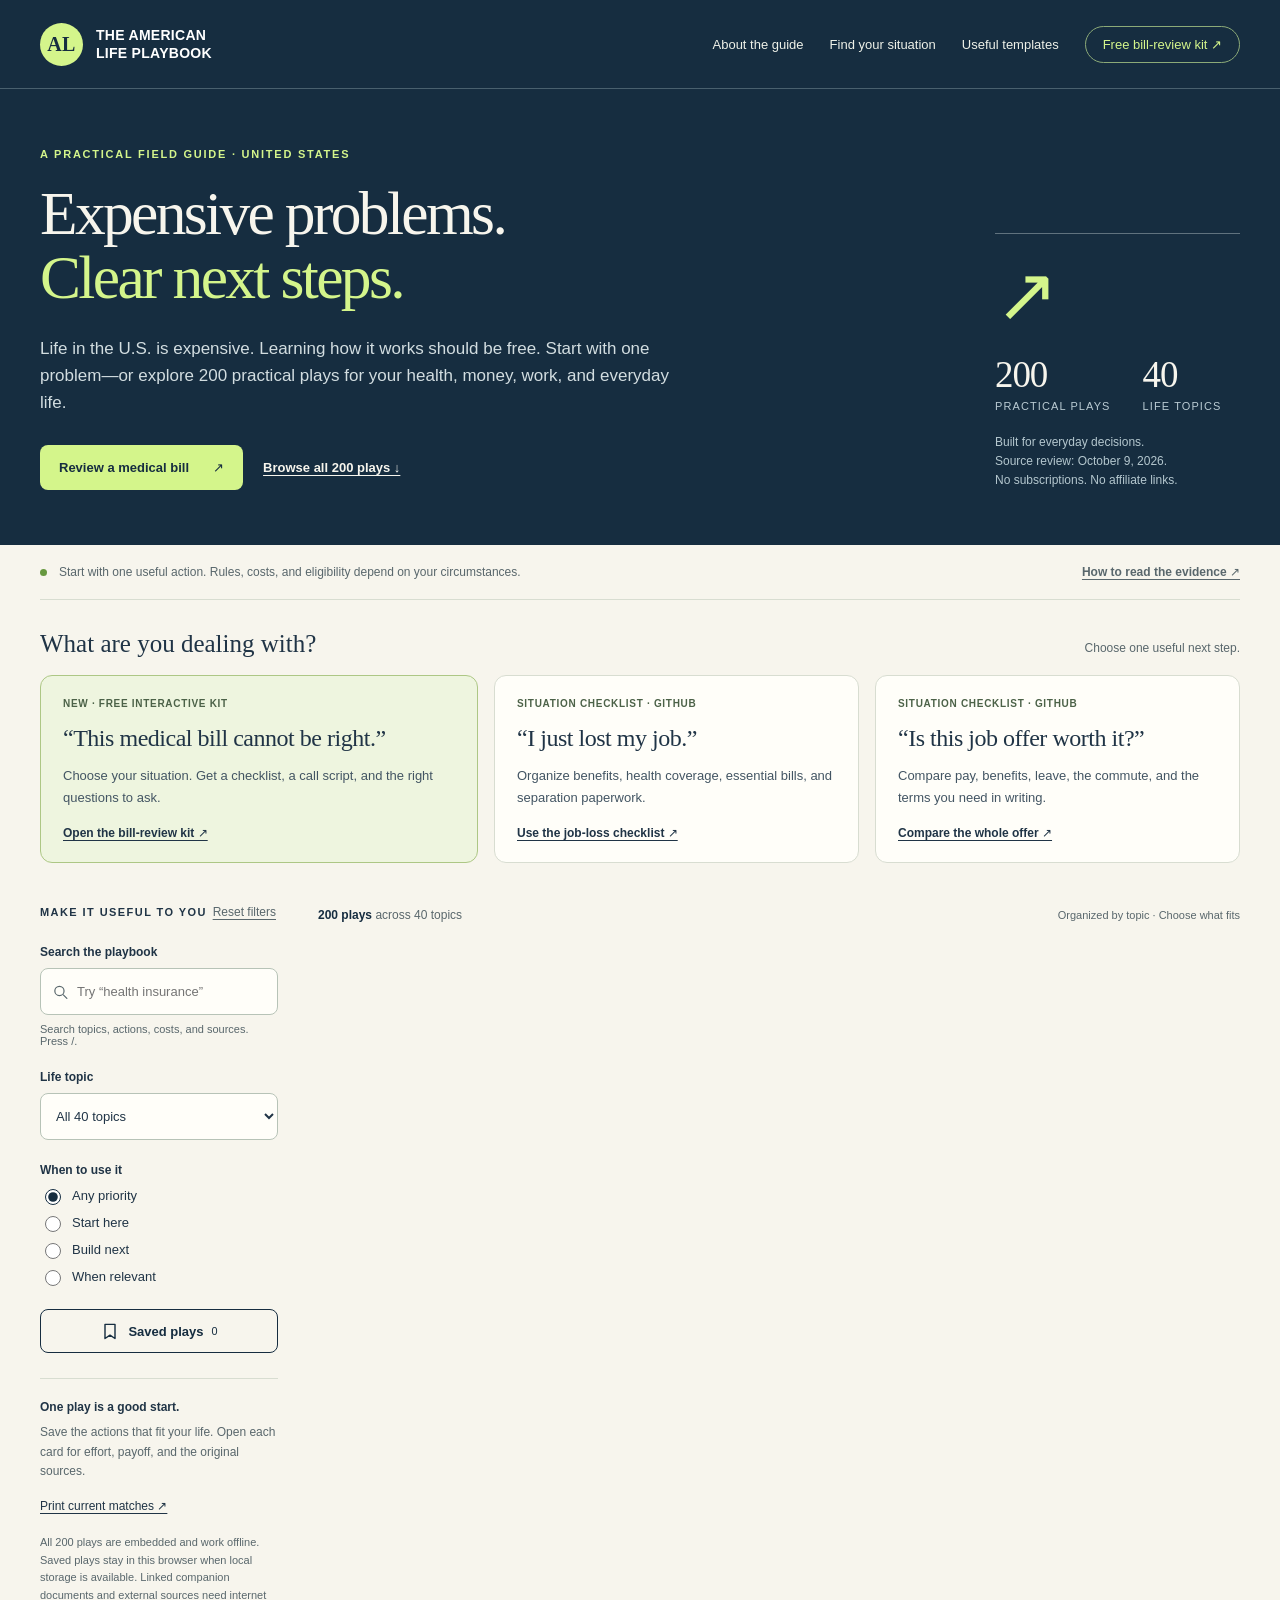
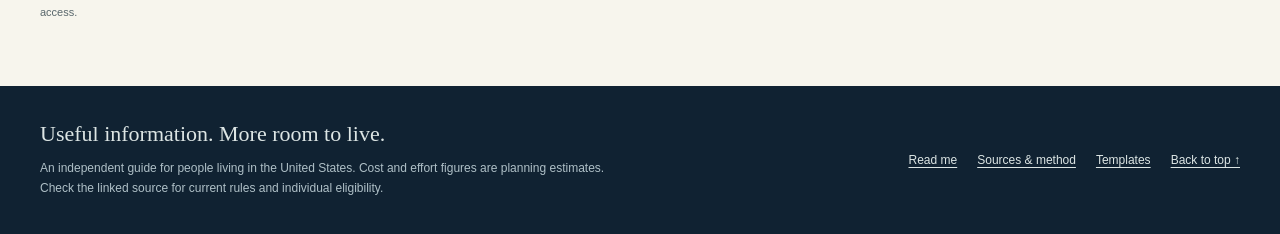
<file: assets/reader-template.html>
<!doctype html>
<html lang="en">
<head>
  <meta charset="utf-8">
  <meta name="viewport" content="width=device-width,initial-scale=1">
  <meta name="description" content="Life in the U.S. is expensive. Learning how it works should be free. Start with a medical-bill review kit, then explore 200 practical plays for everyday life.">
  <link rel="canonical" href="https://gerrygao1995-coder.github.io/the-american-life-playbook/">
  <link rel="sitemap" type="application/xml" href="https://gerrygao1995-coder.github.io/the-american-life-playbook/sitemap.xml">
  <meta property="og:type" content="website">
  <meta property="og:title" content="The American Life Playbook — Expensive problems. Clear next steps.">
  <meta property="og:description" content="A free medical-bill review kit, 200 practical plays, and the sources behind them. No signup. No affiliate links.">
  <meta property="og:url" content="https://gerrygao1995-coder.github.io/the-american-life-playbook/">
  <meta property="og:image" content="https://gerrygao1995-coder.github.io/the-american-life-playbook/assets/social-preview.png">
  <meta property="og:image:width" content="1280">
  <meta property="og:image:height" content="640">
  <meta property="og:image:alt" content="The American Life Playbook. Life in the U.S. is expensive. Learning how it works should be free.">
  <meta name="twitter:card" content="summary_large_image">
  <meta name="theme-color" content="#162d40">
  <title>The American Life Playbook — Free Tools for Expensive Problems</title>
  <style>
    :root{--navy:#162d40;--navy-deep:#102232;--cream:#f7f5ed;--paper:#fffef9;--lime:#d4f58b;--ink:#203446;--muted:#59676c;--line:#d8ddd1;--orange:#ef8051;--radius:15px;font-family:Arial,Helvetica,sans-serif;color:var(--ink);background:var(--cream);font-synthesis:none}
    *{box-sizing:border-box}html{scroll-behavior:smooth;scroll-padding-top:20px}body{margin:0}button,input,select{font:inherit}button,a,input,select,summary{-webkit-tap-highlight-color:transparent}button{cursor:pointer}a{color:inherit;text-underline-offset:3px}button:focus-visible,a:focus-visible,input:focus-visible,select:focus-visible,summary:focus-visible{outline:3px solid #bc510f;outline-offset:4px}button:disabled{cursor:default}svg{width:20px;height:20px;fill:none;stroke:currentColor;stroke-width:1.7;stroke-linecap:round;stroke-linejoin:round}[hidden]{display:none!important}.skip{position:absolute;left:16px;top:-100px;z-index:10;background:var(--lime);padding:14px}.skip:focus{top:12px}.shell{width:min(1320px,calc(100% - 80px));margin:auto}
    .masthead{background:var(--navy);color:#fff;border-bottom:1px solid #49606e}.masthead-inner{min-height:88px;display:flex;align-items:center;justify-content:space-between;gap:28px}.brand{display:flex;align-items:center;gap:13px;text-decoration:none;font-weight:700;font-size:14px;line-height:1.3;letter-spacing:.02em}.brand-mark{width:43px;height:43px;display:grid;place-items:center;background:var(--lime);color:var(--navy);font:700 20px Georgia,serif;border-radius:50%}.nav-links{display:flex;align-items:center;gap:26px;font-size:13px}.nav-links a{text-decoration:none;color:#eef1e8}.nav-links a:hover{text-decoration:underline}.nav-links .nav-start{border:1px solid #8caa78;border-radius:99px;padding:10px 17px;color:var(--lime)}
    .hero{background:var(--navy);color:var(--cream);padding:59px 0 55px;position:relative;overflow:hidden}.hero-inner{display:grid;grid-template-columns:1fr 300px;gap:72px;align-items:end}.eyebrow{font-size:11px;letter-spacing:.16em;font-weight:700;text-transform:uppercase;margin:0 0 22px;color:var(--lime)}h1{font-family:Georgia,'Times New Roman',serif;font-weight:400;font-size:clamp(44px,5.2vw,72px);letter-spacing:-.043em;line-height:1.04;margin:0 0 25px;max-width:800px}h1 em{font-style:normal;color:var(--lime)}.hero-copy{max-width:655px;font-size:17px;line-height:1.6;color:#d2dde0;margin:0}.edition{border-top:1px solid #60727e;padding-top:23px;position:relative}.edition::before{content:'↗';display:block;color:var(--lime);font-size:76px;font-weight:300;line-height:1;margin-bottom:20px}.edition-stats{display:flex;gap:32px}.edition-stats strong{display:block;font:400 37px Georgia,serif;letter-spacing:-.03em}.edition-stats span{font-size:11px;text-transform:uppercase;letter-spacing:.1em;color:#bacbd3}.edition p{font-size:12px;line-height:1.6;color:#b4c7ce;margin:19px 0 0}
    .quick-note{display:flex;align-items:center;gap:12px;padding:18px 0;font-size:12px;line-height:1.5;color:var(--muted);border-bottom:1px solid var(--line)}.quick-note .dot{width:7px;height:7px;border-radius:50%;background:#67983f;flex:none}.quick-note a{margin-left:auto;white-space:nowrap;font-weight:700}
    .reader-layout{display:grid;grid-template-columns:238px minmax(0,1fr);gap:40px;align-items:start;padding-top:36px}.filters{position:sticky;top:24px;padding-bottom:25px}.filter-heading{display:flex;justify-content:space-between;align-items:center;margin-bottom:24px}.filter-heading h2{font-size:11px;letter-spacing:.13em;text-transform:uppercase;margin:0}.text-button{border:0;padding:2px;background:none;text-decoration:underline;text-underline-offset:3px;color:var(--muted);font-size:12px}.filter-group{margin-bottom:23px}.filter-group>label,.filter-group>span{display:block;font-size:12px;font-weight:700;margin-bottom:9px}.search-wrap{position:relative}.search-wrap svg{position:absolute;left:12px;top:14px;width:17px;color:var(--muted)}input[type=search],select{width:100%;border:1px solid #b7c3b7;border-radius:8px;background:var(--paper);color:var(--ink);height:47px;padding:10px 11px;font-size:13px}input[type=search]{padding-left:36px}.search-hint{font-size:11px;color:var(--muted);margin:8px 0 0}.filter-options{display:grid;gap:8px}.priority-filter{display:flex;align-items:center;gap:8px;font-size:13px}.priority-filter input{width:16px;height:16px;accent-color:var(--navy)}.saved-toggle{width:100%;border:1px solid var(--navy);border-radius:8px;background:transparent;color:var(--navy);display:flex;align-items:center;justify-content:center;gap:8px;min-height:44px;padding:10px;font-size:13px;font-weight:700}.saved-toggle[aria-pressed=true]{background:var(--navy);color:var(--lime)}.saved-toggle small{font-weight:400}.filter-help{border-top:1px solid var(--line);margin-top:25px;padding-top:19px;font-size:12px;line-height:1.65;color:var(--muted)}.filter-help strong{display:block;color:var(--ink);margin-bottom:5px}.filter-help p{margin:0 0 15px}.print-button{background:none;border:0;padding:0;color:var(--ink);text-decoration:underline;text-underline-offset:3px;font-size:12px}.offline-note{font-size:11px;margin-top:17px;color:var(--muted);line-height:1.6}
    .result-bar{display:flex;align-items:center;justify-content:space-between;gap:12px;margin-bottom:30px;min-height:23px}.result-bar p{margin:0;font-size:12px;color:var(--muted)}.result-bar p strong{color:var(--navy)}.result-bar .sort-label{font-size:11px;color:var(--muted)}.chapter{margin-bottom:44px}.chapter-heading{display:flex;align-items:center;gap:13px;margin-bottom:16px;border-top:1px solid var(--line);padding-top:20px}.chapter:first-of-type .chapter-heading{border-top:0;padding-top:0}.chapter-index{display:grid;place-items:center;flex:none;width:32px;height:32px;border-radius:50%;background:var(--navy);color:var(--cream);font:15px Georgia,serif}.chapter-heading h2{font:400 25px/1.2 Georgia,'Times New Roman',serif;letter-spacing:-.025em;margin:0}.chapter-count{margin-left:auto;white-space:nowrap;color:var(--muted);font-size:11px}.play-grid{display:grid;grid-template-columns:repeat(2,minmax(0,1fr));gap:18px;align-items:start}.play{background:var(--paper);border:1px solid var(--line);border-radius:var(--radius);padding:23px 24px 0;scroll-margin-top:24px;box-shadow:0 2px 0 #142c4204;overflow:hidden}.play:target{border-color:#60894a;box-shadow:0 0 0 3px #d4f58b}.play-top{display:flex;align-items:center;gap:10px;margin-bottom:16px}.play-number{font-size:11px;letter-spacing:.05em;font-weight:700;color:var(--muted)}.priority{font-size:10px;line-height:1.4;font-weight:700;border-radius:99px;padding:4px 9px}.priority.start{background:var(--lime);color:#264221}.priority.build{background:#e7edf2;color:#36546b}.priority.relevant{background:#f5e7d7;color:#855331}.icon-button{border:0;background:transparent;color:var(--muted);display:grid;place-items:center;padding:8px;margin:-8px -8px -8px auto;border-radius:7px;min-width:36px;min-height:36px}.icon-button:hover{background:#eef2e8}.bookmark[aria-pressed=true]{color:#527823}.bookmark[aria-pressed=true] svg{fill:var(--lime)}.play h3{font:400 24px/1.15 Georgia,'Times New Roman',serif;letter-spacing:-.022em;margin:0 0 16px}.play h3 a{text-decoration:none}.play h3 a:hover{text-decoration:underline}.play-text p{font-size:13px;line-height:1.7;margin:0 0 22px;color:#435563}.play-text strong{color:var(--navy)}.play-details{border-top:1px solid var(--line)}.play-details summary{cursor:pointer;list-style:none;display:flex;justify-content:space-between;align-items:center;gap:12px;font-weight:700;font-size:11px;padding:17px 0}.play-details summary::-webkit-details-marker{display:none}.play-details summary span{font-size:19px;font-weight:400;line-height:1}.play-details[open] summary span{transform:rotate(45deg)}.detail-content{padding-bottom:20px}.detail-content dl{margin:0}.detail-content dt{font-size:10px;font-weight:700;letter-spacing:.08em;text-transform:uppercase;margin:0 0 6px}.detail-content dd{margin:0 0 17px;font-size:12px;line-height:1.65;color:#455762}.basis a{overflow-wrap:anywhere}.play-actions{border-top:1px dashed var(--line);padding-top:13px;display:flex;flex-wrap:wrap;gap:10px 19px;align-items:center;font-size:11px}.play-actions>a{font-weight:700}.play-actions button{display:flex;align-items:center;gap:5px;border:0;background:none;color:var(--muted);padding:0;font-size:11px}.play-actions button svg{width:15px;height:15px}.empty-state{padding:60px 28px;text-align:center;border:1px dashed #a8b5a5;border-radius:var(--radius);background:#eeefe5;margin-bottom:50px}.empty-state h2{font:32px Georgia,serif;margin:0 0 12px}.empty-state p{font-size:14px;line-height:1.6;color:var(--muted);max-width:470px;margin:0 auto 22px}.button-solid{background:var(--navy);color:var(--cream);border:0;border-radius:99px;padding:12px 20px;font-size:13px}.noscript-note{background:#fff0d9;padding:18px;font-size:14px;line-height:1.5}.copy-fallback{background:var(--lime);border:1px solid var(--navy);padding:14px;border-radius:10px;position:fixed;bottom:20px;left:50%;transform:translateX(-50%);z-index:20;width:min(580px,calc(100% - 32px));box-shadow:0 10px 30px #10223230}.copy-fallback label{font-size:12px;font-weight:700;display:block;margin-bottom:8px}.copy-fallback input{padding:9px;border:1px solid var(--navy);width:calc(100% - 64px);font-size:12px}.copy-fallback button{border:0;background:none;font-size:12px;padding:10px}.toast{background:var(--navy);color:var(--cream);position:fixed;bottom:22px;left:50%;transform:translateX(-50%);z-index:15;padding:13px 20px;border-radius:9px;font-size:13px;box-shadow:0 4px 20px #10223220;max-width:calc(100% - 32px);text-align:center;pointer-events:none}.toast:empty{display:none}.footer{background:var(--navy-deep);color:#dce5e4;padding:35px 0;margin-top:28px}.footer-inner{display:flex;justify-content:space-between;gap:40px;align-items:center}.footer strong{font-family:Georgia,serif;font-weight:400;font-size:22px}.footer p{font-size:12px;line-height:1.7;color:#afc0c7;max-width:590px;margin:11px 0 0}.footer-links{display:flex;gap:20px;flex-wrap:wrap;font-size:12px;white-space:nowrap}.print-heading{display:none}
    @media(min-width:1500px){.shell{width:min(1380px,calc(100% - 100px))}.reader-layout{grid-template-columns:250px minmax(0,1fr);gap:50px}.play-text p{font-size:14px}}
    @media(max-width:1050px){.shell{width:calc(100% - 48px)}.hero-inner{gap:40px;grid-template-columns:1fr 220px}.reader-layout{grid-template-columns:200px minmax(0,1fr);gap:24px}.play-grid{gap:14px}.play{padding:20px 19px 0}.play h3{font-size:22px}.nav-links{gap:17px}.chapter-heading h2{font-size:23px}}
    @media(max-width:820px){.masthead-inner{min-height:76px}.nav-links{gap:15px}.nav-links .optional{display:none}.hero{padding:43px 0}.hero-inner{grid-template-columns:1fr}.hero-copy{font-size:16px}.edition{display:flex;align-items:center;gap:35px;padding-top:20px}.edition::before{display:none}.edition p{margin:0;font-size:11px}.edition-stats strong{font-size:29px}.edition-stats{gap:24px}.quick-note{align-items:flex-start}.quick-note a{white-space:normal}.reader-layout{display:block;padding-top:25px}.filters{position:static;display:grid;grid-template-columns:1fr 1fr;gap:0 18px;border-bottom:1px solid var(--line);padding-bottom:22px;margin-bottom:26px}.filter-heading{grid-column:1/-1;margin-bottom:18px}.filter-group{margin-bottom:17px}.priority-group{grid-column:1/-1}.filter-options{display:flex;flex-wrap:wrap;gap:10px 20px}.saved-toggle{grid-column:1}.filter-help{grid-column:2;border:0;margin:0;padding:0;display:flex;align-items:center;justify-content:flex-end}.filter-help strong,.filter-help p,.offline-note{display:none}.result-bar{margin-bottom:23px}.chapter-heading{padding-top:16px}.footer-inner{align-items:flex-start}.footer-links{max-width:190px}}
    @media(max-width:560px){.shell{width:calc(100% - 32px)}.brand{font-size:12px;gap:10px}.brand-mark{width:36px;height:36px;font-size:17px}.nav-links a:not(.nav-start){display:none}.nav-links .nav-start{font-size:11px;padding:9px 13px}.hero{padding:34px 0 31px}h1{font-size:45px;margin-bottom:20px}.eyebrow{font-size:9px;letter-spacing:.12em;margin-bottom:18px}.hero-copy{font-size:14px}.hero-inner{gap:27px}.edition{gap:27px}.edition-stats{gap:19px}.edition-stats span{font-size:9px}.edition p{font-size:10px;max-width:160px}.quick-note{font-size:10px;gap:8px;padding:14px 0;flex-wrap:wrap}.quick-note .dot{margin-top:4px}.quick-note a{margin-left:15px}.filters{gap:0 12px}.search-group{grid-column:1/-1}.chapter-group{grid-column:1/-1}.search-hint{display:none}.filter-options{gap:10px 16px}.priority-filter{font-size:12px}.saved-toggle{font-size:12px}.result-bar .sort-label{display:none}.play-grid{grid-template-columns:1fr;gap:14px}.chapter-heading{gap:10px}.chapter-heading h2{font-size:24px}.chapter-count{font-size:10px}.chapter-index{width:29px;height:29px;font-size:13px}.play{padding:23px 23px 0}.play h3{font-size:26px}.play-text p{font-size:14px;line-height:1.7}.play-details summary{font-size:12px}.detail-content dd{font-size:13px}.chapter{margin-bottom:34px}.footer-inner{display:block}.footer-links{margin-top:25px;max-width:none;gap:16px}.footer{margin-top:5px;padding:30px 0}.footer strong{font-size:21px}}
    @media(prefers-reduced-motion:reduce){html{scroll-behavior:auto}*{transition:none!important}}
    @media print{html,body{background:white;color:black}.shell{width:100%}.masthead,.hero,.quick-note,.filters,.footer,.result-bar,.copy-fallback,.toast,.play-actions,.bookmark,.empty-state,.noscript-note{display:none!important}.print-heading{display:block;font:25px Georgia,serif;margin:0 0 12px}.reader-layout{display:block;padding:0}.chapter{margin:0 0 25px;break-inside:auto}.chapter-heading{padding-top:10px}.chapter-heading h2{font-size:21px}.chapter-index{color:black;background:none;border:1px solid black}.play-grid{display:block}.play{border:1px solid #999;margin-bottom:12px;padding:15px 17px 0;break-inside:avoid;box-shadow:none}.play h3{font-size:20px}.play-text p{font-size:10pt;line-height:1.45}.play-details summary{display:none}.play-details .detail-content{display:block}.play-details{border:0}.detail-content dt{font-size:9pt}.detail-content dd{font-size:9pt;line-height:1.4;margin-bottom:8px}.priority{border:1px solid #999;background:none!important;color:black!important}.basis a{color:black;text-decoration:underline}.basis a::after{content:' (' attr(href) ')';font-size:8pt}.play:target{box-shadow:none;border-color:#999}a{color:black}a[href^='#']{text-decoration:none}.chapter-count{color:black}[hidden]{display:none!important}}

    .hero-actions{display:flex;align-items:center;flex-wrap:wrap;gap:20px;margin-top:29px;font-size:13px;font-weight:700}.primary-cta{display:inline-flex;align-items:center;gap:24px;background:var(--lime);color:var(--navy);padding:15px 19px;border-radius:8px;text-decoration:none}.primary-cta:hover{background:#e6ffb9}.secondary-cta{color:var(--cream)}.hero-inner{grid-template-columns:minmax(0,1fr) 245px;gap:38px}.hero h1{font-size:clamp(42px,4.8vw,67px)}.problem-starts{padding:30px 0 4px}.problem-heading{display:flex;align-items:baseline;justify-content:space-between;gap:16px;margin-bottom:17px}.problem-heading h2{font:400 25px Georgia,serif;margin:0}.problem-heading>span{font-size:12px;color:var(--muted)}.problem-grid{display:grid;grid-template-columns:1.2fr 1fr 1fr;gap:16px}.problem-card{border:1px solid var(--line);background:var(--paper);border-radius:12px;padding:22px;text-decoration:none;display:flex;flex-direction:column;align-items:flex-start}.problem-card.featured{background:#eef5df;border-color:#adc785}.problem-card:hover{border-color:#527823}.problem-label{font-size:10px;letter-spacing:.07em;text-transform:uppercase;font-weight:700;color:#4c6248}.problem-card h3{font:400 24px/1.16 Georgia,serif;letter-spacing:-.02em;margin:16px 0 12px}.problem-card p{font-size:13px;line-height:1.65;margin:0 0 18px;color:#435563}.problem-link{margin-top:auto;font-size:12px;font-weight:700;text-decoration:underline;text-underline-offset:3px}
    @media(max-width:820px){.hero-inner{grid-template-columns:1fr}.problem-grid{grid-template-columns:1fr 1fr}.problem-card.featured{grid-column:1/-1}.problem-heading>span{display:none}}
    @media(max-width:560px){.hero h1{font-size:42px}.hero-actions{gap:18px;font-size:12px}.problem-grid{grid-template-columns:1fr}.problem-card.featured{grid-column:auto}.problem-heading h2{font-size:24px}.problem-card{padding:21px}.problem-card h3{font-size:25px}.problem-card p{font-size:14px}.problem-starts{padding-top:25px}}
    @media print{.problem-starts{display:none!important}}
  </style>
</head>
<body id="top">
  <a class="skip" href="#playbook">Skip to the plays</a>
  <header class="masthead"><div class="shell masthead-inner"><a class="brand" href="#top"><span class="brand-mark" aria-hidden="true">AL</span><span>THE AMERICAN<br>LIFE PLAYBOOK</span></a><nav class="nav-links" aria-label="Guide resources"><a class="optional" href="README.md">About the guide</a><a href="SCENARIOS.md">Find your situation</a><a class="optional" href="TEMPLATES.md">Useful templates</a><a class="nav-start" href="https://gerrygao1995-coder.github.io/the-american-life-playbook/medical-bills/">Free bill-review kit ↗</a></nav></div></header>
  <section class="hero" aria-labelledby="main-title"><div class="shell hero-inner"><div><p class="eyebrow">A practical field guide · United States</p><h1 id="main-title">Expensive problems.<br><em>Clear next steps.</em></h1><p class="hero-copy">Life in the U.S. is expensive. Learning how it works should be free. Start with one problem—or explore 200 practical plays for your health, money, work, and everyday life.</p><div class="hero-actions"><a class="primary-cta" href="https://gerrygao1995-coder.github.io/the-american-life-playbook/medical-bills/">Review a medical bill <span aria-hidden="true">↗</span></a><a class="secondary-cta" href="#playbook">Browse all 200 plays ↓</a></div></div><div class="edition"><div class="edition-stats"><div><strong>200</strong><span>Practical plays</span></div><div><strong>40</strong><span>Life topics</span></div></div><p>Built for everyday decisions.<br>Source review: October 9, 2026.<br>No subscriptions. No affiliate links.</p></div></div></section>
  <div class="shell"><div class="quick-note"><span class="dot" aria-hidden="true"></span><span>Start with one useful action. Rules, costs, and eligibility depend on your circumstances.</span><a href="METHODOLOGY.md">How to read the evidence ↗</a></div>
  <section class="problem-starts" aria-labelledby="problem-title"><div class="problem-heading"><h2 id="problem-title">What are you dealing with?</h2><span>Choose one useful next step.</span></div><div class="problem-grid"><a class="problem-card featured" href="https://gerrygao1995-coder.github.io/the-american-life-playbook/medical-bills/"><span class="problem-label">New · Free interactive kit</span><h3>“This medical bill cannot be right.”</h3><p>Choose your situation. Get a checklist, a call script, and the right questions to ask.</p><span class="problem-link">Open the bill-review kit ↗</span></a><a class="problem-card" href="https://github.com/gerrygao1995-coder/the-american-life-playbook/blob/main/SCENARIOS.md#1-i-lost-my-job"><span class="problem-label">Situation checklist · GitHub</span><h3>“I just lost my job.”</h3><p>Organize benefits, health coverage, essential bills, and separation paperwork.</p><span class="problem-link">Use the job-loss checklist ↗</span></a><a class="problem-card" href="https://github.com/gerrygao1995-coder/the-american-life-playbook/blob/main/SCENARIOS.md#3-i-am-comparing-job-offers"><span class="problem-label">Situation checklist · GitHub</span><h3>“Is this job offer worth it?”</h3><p>Compare pay, benefits, leave, the commute, and the terms you need in writing.</p><span class="problem-link">Compare the whole offer ↗</span></a></div></section>
  <noscript><p class="noscript-note">All 200 plays are available below. Search, filters, and saved plays need JavaScript; chapter files and source links work without it.</p></noscript>
  <div class="reader-layout"><aside class="filters" aria-label="Find a play"><div class="filter-heading"><h2>Make it useful to you</h2><button class="text-button" id="reset" type="button">Reset filters</button></div><div class="filter-group search-group"><label for="search">Search the playbook</label><div class="search-wrap"><svg viewBox="0 0 24 24" aria-hidden="true"><circle cx="10.5" cy="10.5" r="6.5"/><path d="m16 16 5 5"/></svg><input id="search" type="search" placeholder="Try “health insurance”" autocomplete="off" spellcheck="false" aria-controls="playbook"></div><p class="search-hint">Search topics, actions, costs, and sources. Press /.</p></div><div class="filter-group chapter-group"><label for="chapter">Life topic</label><select id="chapter" aria-controls="playbook"><option value="all">All 40 topics</option><!--CHAPTER_OPTIONS--></select></div><div class="filter-group priority-group"><span id="priority-label">When to use it</span><div class="filter-options" role="radiogroup" aria-labelledby="priority-label"><label class="priority-filter"><input type="radio" name="priority" value="all" checked> Any priority</label><label class="priority-filter"><input type="radio" name="priority" value="Start here"> Start here</label><label class="priority-filter"><input type="radio" name="priority" value="Build next"> Build next</label><label class="priority-filter"><input type="radio" name="priority" value="When relevant"> When relevant</label></div></div><button class="saved-toggle" id="saved-only" type="button" aria-pressed="false"><svg viewBox="0 0 24 24" aria-hidden="true"><path d="M6 4h12v17l-6-4-6 4V4Z"/></svg> Saved plays <small id="saved-count">0</small></button><div class="filter-help"><div><strong>One play is a good start.</strong><p>Save the actions that fit your life. Open each card for effort, payoff, and the original sources.</p><button class="print-button" type="button" id="print">Print current matches ↗</button></div></div><p class="offline-note">All 200 plays are embedded and work offline. Saved plays stay in this browser when local storage is available. Linked companion documents and external sources need internet access.</p></aside>
  <main id="playbook"><h2 class="print-heading">The American Life Playbook — selected plays</h2><div class="result-bar"><p id="results" aria-live="polite" aria-atomic="true"><strong>200 plays</strong> across 40 topics</p><span class="sort-label">Organized by topic · Choose what fits</span></div><div class="empty-state" id="empty" hidden><h2>No plays in this view.</h2><p>Try fewer search words, a different topic, or another priority. Your saved list starts when you select a bookmark on a play.</p><button class="button-solid" id="empty-reset" type="button">Show all 200 plays</button></div><!--PLAY_SECTIONS--></main></div></div>
  <footer class="footer"><div class="shell footer-inner"><div><strong>Useful information. More room to live.</strong><p>An independent guide for people living in the United States. Cost and effort figures are planning estimates. Check the linked source for current rules and individual eligibility.</p></div><nav class="footer-links" aria-label="More guide resources"><a href="README.md">Read me</a><a href="METHODOLOGY.md">Sources &amp; method</a><a href="TEMPLATES.md">Templates</a><a href="#top">Back to top ↑</a></nav></div></footer>
  <div class="toast" id="notice" role="status" aria-live="polite"></div><div class="copy-fallback" id="copy-fallback" hidden><label for="copy-value">Copy this reference with your device's copy command:</label><input id="copy-value" readonly><button id="copy-close" type="button">Close</button></div>
  <script id="play-data" type="application/json"><!--PLAY_DATA--></script>
  <script>
  (()=>{'use strict';
    const plays=JSON.parse(document.getElementById('play-data').textContent),byId=new Map(plays.map(p=>[p.id,p]));
    const $=id=>document.getElementById(id),search=$('search'),chapter=$('chapter'),savedButton=$('saved-only'),notice=$('notice');
    const normalize=value=>value.toLowerCase().normalize('NFKD').replace(/[\u0300-\u036f]/g,'');
    const storageKey='american-life-playbook:saved:v1';let saved=new Set(),storageWorks=true,showSaved=false,noticeTimer;
    try{const raw=JSON.parse(localStorage.getItem(storageKey)||'[]');if(Array.isArray(raw))saved=new Set(raw.filter(id=>byId.has(id)));}catch{storageWorks=false;}
    const cards=new Map(plays.map(p=>[p.id,$(p.id)])),haystacks=new Map(plays.map(p=>[p.id,normalize(p.search)]));
    function announce(message){clearTimeout(noticeTimer);notice.textContent=message;noticeTimer=setTimeout(()=>notice.textContent='',4200);}
    function refreshSaved(){document.querySelectorAll('[data-save]').forEach(button=>{const id=button.dataset.save,p=byId.get(id),active=saved.has(id);button.setAttribute('aria-pressed',String(active));button.setAttribute('aria-label',`${active?'Unsave':'Save'} play ${p.number}: ${p.title}`);});$('saved-count').textContent=String(saved.size);savedButton.setAttribute('aria-pressed',String(showSaved));}
    function render(){const terms=normalize(search.value.trim()).split(/\s+/).filter(Boolean),priority=document.querySelector('input[name=priority]:checked').value;let count=0;const chapterCounts=new Map();for(const play of plays){const visible=(chapter.value==='all'||Number(chapter.value)===play.chapter)&&(priority==='all'||priority===play.priority)&&(!showSaved||saved.has(play.id))&&terms.every(term=>haystacks.get(play.id).includes(term));cards.get(play.id).hidden=!visible;if(visible){count++;chapterCounts.set(play.chapter,(chapterCounts.get(play.chapter)||0)+1);}}document.querySelectorAll('.chapter').forEach(section=>{const n=chapterCounts.get(Number(section.dataset.chapter))||0;section.hidden=n===0;section.querySelector('.chapter-count').textContent=`${n} ${n===1?'play':'plays'}`;});$('results').innerHTML=`<strong>${count} ${count===1?'play':'plays'}</strong> across ${chapterCounts.size} ${chapterCounts.size===1?'topic':'topics'}${showSaved?' · saved only':''}`;$('empty').hidden=count!==0;}
    function reset(){search.value='';chapter.value='all';document.querySelector('input[name=priority][value=all]').checked=true;showSaved=false;refreshSaved();render();}
    search.addEventListener('input',render);chapter.addEventListener('change',render);document.querySelectorAll('input[name=priority]').forEach(el=>el.addEventListener('change',render));$('reset').addEventListener('click',reset);$('empty-reset').addEventListener('click',reset);savedButton.addEventListener('click',()=>{showSaved=!showSaved;refreshSaved();render();});
    document.addEventListener('click',async event=>{const save=event.target.closest('[data-save]');if(save){const id=save.dataset.save,wasSaved=saved.has(id);wasSaved?saved.delete(id):saved.add(id);try{localStorage.setItem(storageKey,JSON.stringify([...saved]));storageWorks=true;}catch{storageWorks=false;}refreshSaved();render();announce(`${wasSaved?'Removed from saved plays.':'Play saved.'}${storageWorks?'':' Saved changes last only for this session; browser storage is unavailable.'}`);return;}const share=event.target.closest('[data-share]');if(share){const play=byId.get(share.dataset.share);let value=`${play.number} — ${play.title}`;if(/^https?:$/.test(location.protocol)){const url=new URL(location.href);url.hash=play.id;value=url.href;}try{if(!navigator.clipboard?.writeText)throw new Error('Clipboard unavailable');await navigator.clipboard.writeText(value);announce(/^https?:$/.test(location.protocol)?'Link copied.':'Play number and title copied.');}catch{$('copy-fallback').hidden=false;$('copy-value').value=value;$('copy-value').focus();$('copy-value').select();}}});
    $('copy-close').addEventListener('click',()=>{$('copy-fallback').hidden=true;});document.addEventListener('keydown',event=>{if(event.key==='/'&&!event.ctrlKey&&!event.metaKey&&!event.altKey&&!/^(INPUT|TEXTAREA|SELECT)$/.test(document.activeElement.tagName)&&!document.activeElement.isContentEditable){event.preventDefault();search.focus();}if(event.key==='Escape')$('copy-fallback').hidden=true;});
    function showHash(){let id;try{id=decodeURIComponent(location.hash.slice(1));}catch{return;}if(!byId.has(id))return;const card=cards.get(id);if(card.hidden)reset();card.querySelector('details').open=true;requestAnimationFrame(()=>card.scrollIntoView({block:'start'}));}
    window.addEventListener('hashchange',showHash);let printOpened=[];window.addEventListener('beforeprint',()=>{printOpened=[];for(const card of cards.values()){const details=card.querySelector('details');if(!card.hidden&&!details.open){details.open=true;printOpened.push(details);}}});window.addEventListener('afterprint',()=>{printOpened.forEach(details=>details.open=false);printOpened=[];});$('print').addEventListener('click',()=>window.print());refreshSaved();render();showHash();
  })();
  </script>
</body>
</html>
</file>
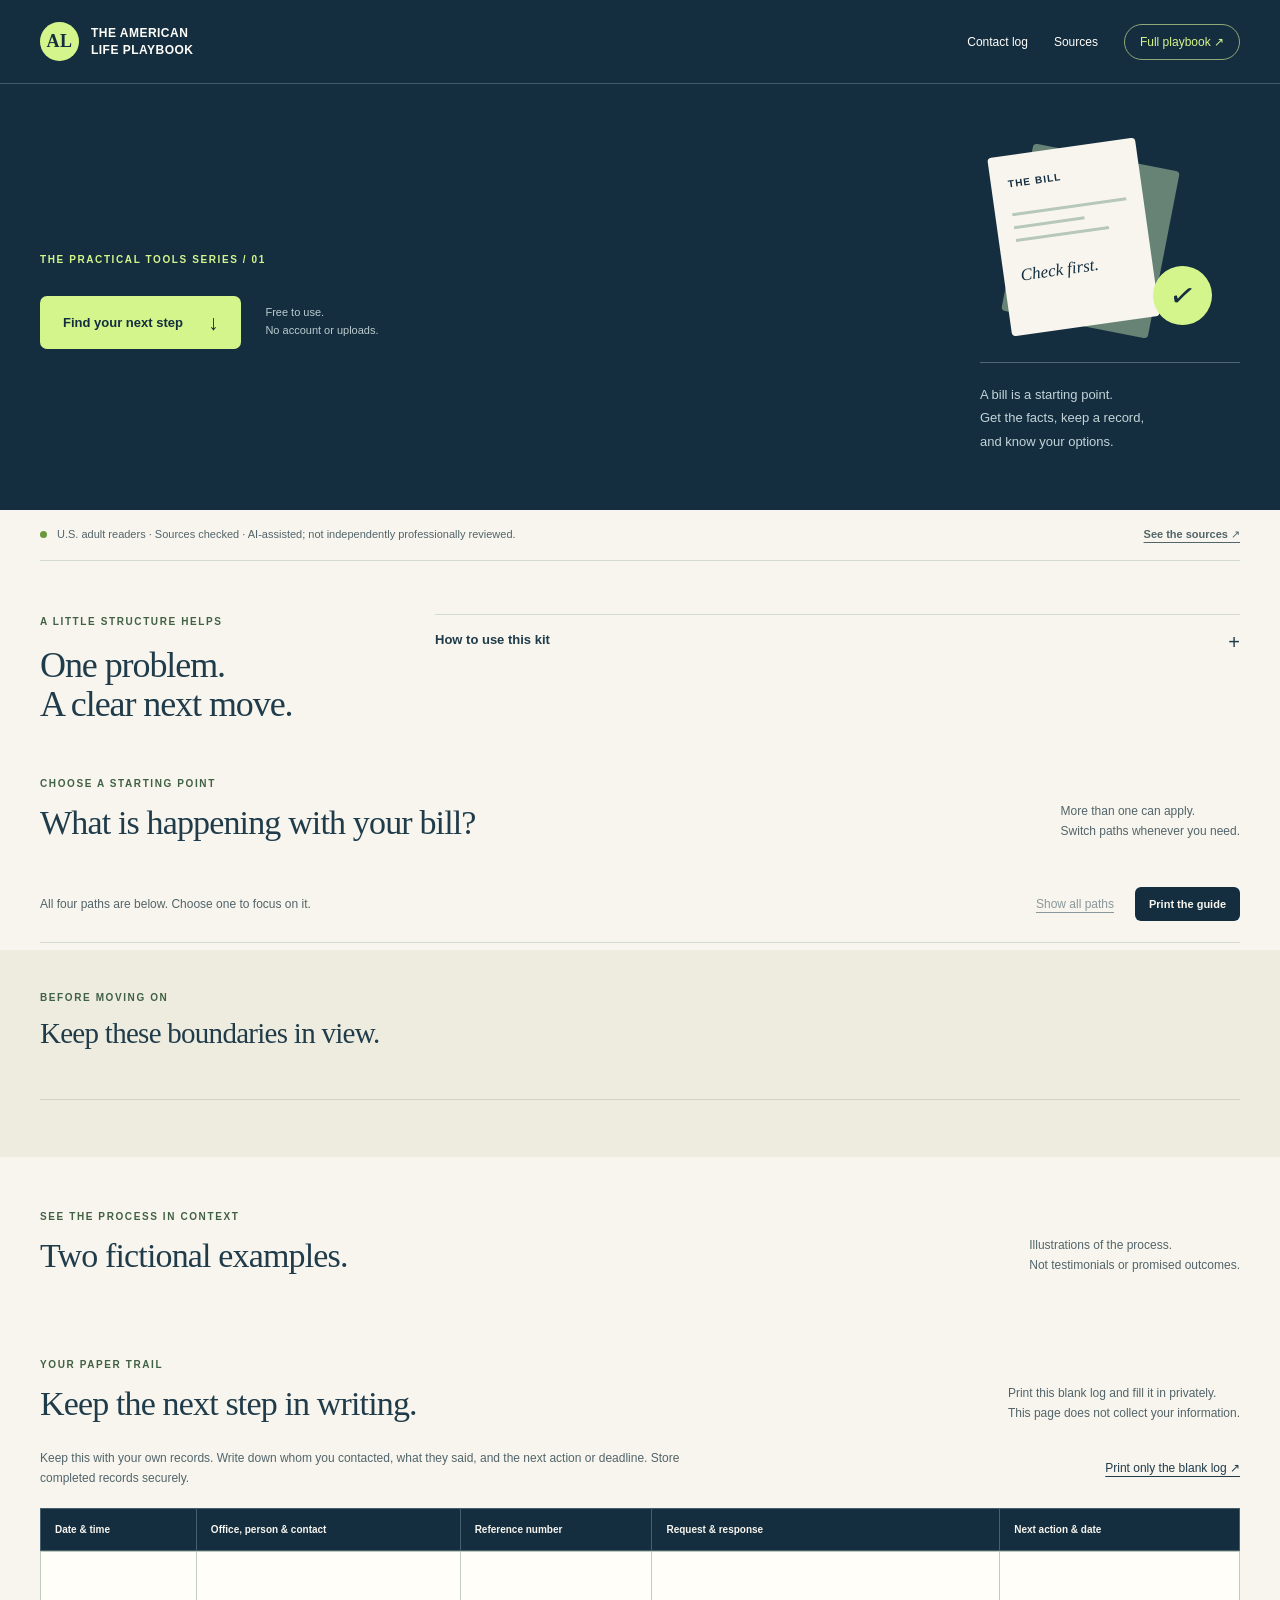
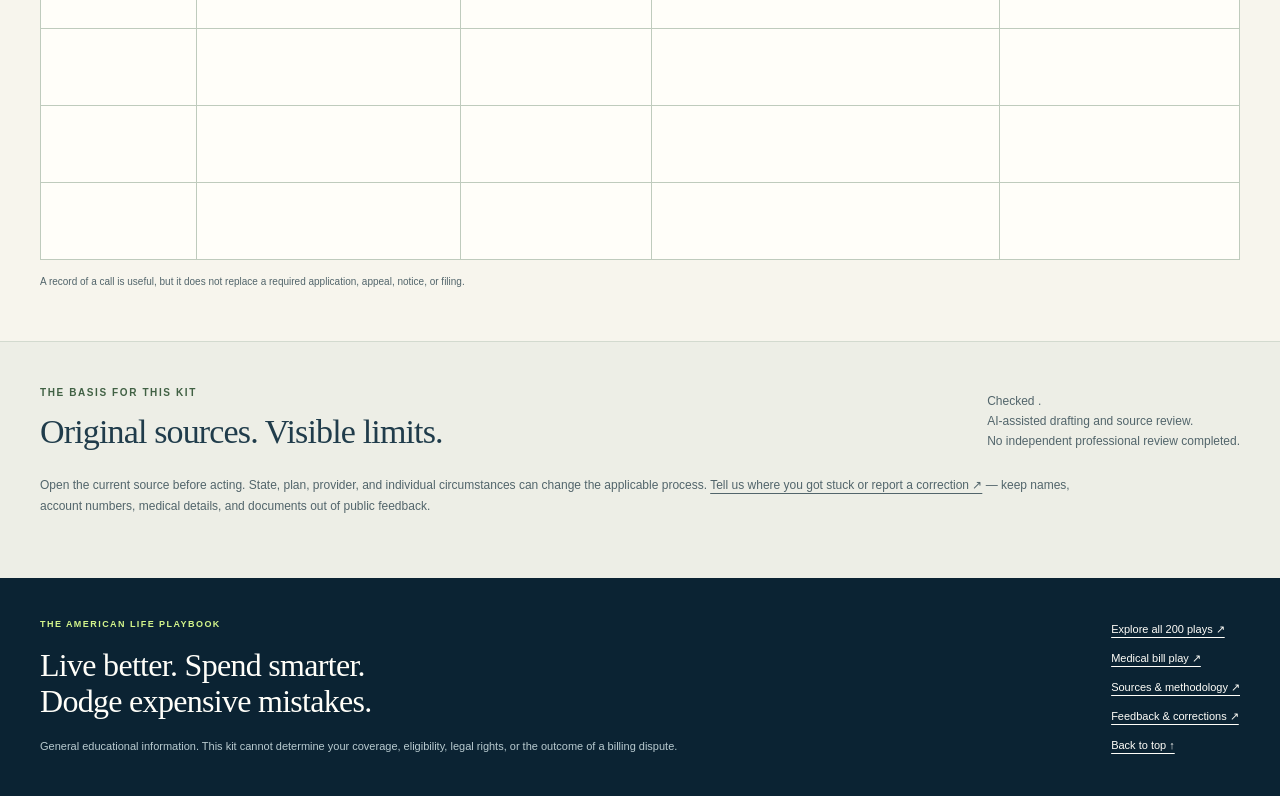
<file: medical-bills/template.html>
<!doctype html>
<html lang="en-US">
<head>
  <meta charset="utf-8">
  <meta name="viewport" content="width=device-width,initial-scale=1">
  <meta name="description" content="<!--META_DESCRIPTION-->">
  <meta name="theme-color" content="#142e40">
  <link rel="canonical" href="<!--CANONICAL-->">
  <meta property="og:type" content="website">
  <meta property="og:locale" content="en_US">
  <meta property="og:site_name" content="The American Life Playbook">
  <meta property="og:title" content="<!--TITLE-->">
  <meta property="og:description" content="<!--META_DESCRIPTION-->">
  <meta property="og:url" content="<!--CANONICAL-->">
  <meta property="og:image" content="https://gerrygao1995-coder.github.io/the-american-life-playbook/assets/medical-bills-social.png">
  <meta property="og:image:width" content="1280">
  <meta property="og:image:height" content="640">
  <meta property="og:image:alt" content="Before You Pay That Medical Bill — a free U.S. bill review kit from The American Life Playbook">
  <meta name="twitter:card" content="summary_large_image">
  <meta name="twitter:image" content="https://gerrygao1995-coder.github.io/the-american-life-playbook/assets/medical-bills-social.png">
  <meta name="twitter:title" content="<!--TITLE-->">
  <meta name="twitter:description" content="<!--META_DESCRIPTION-->">
  <title><!--TITLE--> | The American Life Playbook</title>
  <link rel="stylesheet" href="kit.css">
  <script type="application/ld+json"><!--JSON_LD--></script>
  <script src="kit.js" defer></script>
</head>
<body id="top">
  <a class="skip-link" href="#choose">Skip to the problem selector</a>
  <header class="site-header"><div class="container header-inner"><a href="../" class="brand"><span class="brand-mark" aria-hidden="true">AL</span><span>THE AMERICAN<br>LIFE PLAYBOOK</span></a><nav aria-label="Page navigation"><a href="#contact-log">Contact log</a><a href="#sources">Sources</a><a class="nav-home" href="../">Full playbook <span aria-hidden="true">↗</span></a></nav></div></header>
  <main>
    <div class="container print-title"><h1><!--TITLE--></h1><p>The American Life Playbook · Sources checked <!--CHECKED--> · General educational information.</p></div>
    <section class="hero" aria-labelledby="kit-title"><div class="container hero-grid"><div class="hero-main"><p class="eyebrow">The practical tools series / 01</p><h1 id="kit-title"><!--TITLE--></h1><p class="hero-subtitle"><!--SUBTITLE--></p><div class="hero-actions"><a class="primary-button" href="#choose">Find your next step <span aria-hidden="true">↓</span></a><span class="hero-assurance">Free to use.<br>No account or uploads.</span></div></div><aside class="hero-note" aria-label="About this kit"><div class="document-illustration" aria-hidden="true"><span class="paper-back"></span><span class="paper-front"><span class="paper-label">THE BILL</span><span class="paper-line long"></span><span class="paper-line"></span><span class="paper-line medium"></span><span class="paper-total">Check first.</span></span><span class="paper-check">✓</span></div><p>A bill is a starting point.<br>Get the facts, keep a record,<br>and know your options.</p></aside></div></section>
    <div class="container intro-bar"><span class="status-dot" aria-hidden="true"></span><p>U.S. adult readers · Sources checked <!--CHECKED--> · AI-assisted; not independently professionally reviewed.</p><a href="#sources">See the sources ↗</a></div>
    <section class="container orientation" aria-labelledby="orientation-title"><div><p class="eyebrow dark">A little structure helps</p><h2 id="orientation-title">One problem. <br>A clear next move.</h2></div><div class="orientation-copy"><!--INTRO--><details class="how-to-use"><summary>How to use this kit <span aria-hidden="true">+</span></summary><!--HOW_TO_USE--></details></div></section>
    <section class="container chooser" id="choose" aria-labelledby="choose-title"><div class="section-heading"><div><p class="eyebrow dark">Choose a starting point</p><h2 id="choose-title">What is happening with your bill?</h2></div><p>More than one can apply.<br>Switch paths whenever you need.</p></div><nav class="route-choices" aria-label="Medical bill problem"><!--ROUTE_CHOICES--></nav><div class="selection-bar"><p id="route-status" role="status" aria-live="polite">All four paths are below. Choose one to focus on it.</p><div class="selection-actions"><button id="show-all" type="button" class="text-button js-only">Show all paths</button><button id="print-kit" type="button" class="print-button js-only"><!--PRINT_ICON--><span>Print the guide</span></button></div></div><noscript><p class="no-script">All four paths are available below without JavaScript. Follow a path link, then use your browser's Print command for a paper copy.</p></noscript></section>
    <div class="container routes" id="all-routes"><!--ROUTE_SECTIONS--></div>
    <section class="watch-section" aria-labelledby="watch-title"><div class="container"><div class="section-heading"><div><p class="eyebrow dark">Before moving on</p><h2 id="watch-title">Keep these boundaries in view.</h2></div></div><div class="red-flags"><!--RED_FLAGS--></div><div class="emergency-note"><!--EMERGENCY_NOTE--></div></div></section>
    <section class="container examples-section" aria-labelledby="examples-title"><div class="section-heading"><div><p class="eyebrow dark">See the process in context</p><h2 id="examples-title">Two fictional examples.</h2></div><p>Illustrations of the process.<br>Not testimonials or promised outcomes.</p></div><div class="examples-grid"><!--EXAMPLES--></div></section>
    <section class="container contact-log-section" id="contact-log" aria-labelledby="log-title"><div class="section-heading"><div><p class="eyebrow dark">Your paper trail</p><h2 id="log-title">Keep the next step in writing.</h2></div><p>Print this blank log and fill it in privately.<br>This page does not collect your information.</p></div><div class="log-instructions"><p>Keep this with your own records. Write down whom you contacted, what they said, and the next action or deadline. Store completed records securely.</p><button class="text-button js-only" id="print-log" type="button">Print only the blank log ↗</button></div><div class="table-scroll"><table class="contact-log"><caption>Medical bill contact log</caption><thead><tr><th scope="col">Date &amp; time</th><th scope="col">Office, person &amp; contact</th><th scope="col">Reference number</th><th scope="col">Request &amp; response</th><th scope="col">Next action &amp; date</th></tr></thead><tbody><tr><td><span class="blank-cell" aria-label="Blank field"></span></td><td></td><td></td><td></td><td></td></tr><tr><td><span class="blank-cell"></span></td><td></td><td></td><td></td><td></td></tr><tr><td><span class="blank-cell"></span></td><td></td><td></td><td></td><td></td></tr><tr><td><span class="blank-cell"></span></td><td></td><td></td><td></td><td></td></tr></tbody></table></div><p class="log-note">A record of a call is useful, but it does not replace a required application, appeal, notice, or filing.</p></section>
    <section class="sources-section" id="sources" aria-labelledby="sources-title"><div class="container"><div class="section-heading"><div><p class="eyebrow dark">The basis for this kit</p><h2 id="sources-title">Original sources. Visible limits.</h2></div><p>Checked <!--CHECKED-->.<br>AI-assisted drafting and source review.<br>No independent professional review completed.</p></div><p class="source-review-note">Open the current source before acting. State, plan, provider, and individual circumstances can change the applicable process. <a href="https://github.com/gerrygao1995-coder/the-american-life-playbook/issues/new?template=reader-feedback.yml">Tell us where you got stuck or report a correction ↗</a> — keep names, account numbers, medical details, and documents out of public feedback.</p><ol class="source-list"><!--SOURCE_LIST--></ol></div></section>
  </main>
  <footer class="site-footer"><div class="container footer-inner"><div><p class="eyebrow">The American Life Playbook</p><h2>Live better. Spend smarter.<br>Dodge expensive mistakes.</h2><p>General educational information. This kit cannot determine your coverage, eligibility, legal rights, or the outcome of a billing dispute.</p></div><div class="footer-links"><a href="../">Explore all 200 plays ↗</a><a href="../#play-04-4">Medical bill play ↗</a><a href="https://github.com/gerrygao1995-coder/the-american-life-playbook/blob/main/METHODOLOGY.md">Sources &amp; methodology ↗</a><a href="https://github.com/gerrygao1995-coder/the-american-life-playbook/issues/new?template=reader-feedback.yml">Feedback &amp; corrections ↗</a><a href="#top">Back to top ↑</a></div></div></footer>
  <div id="copy-status" class="copy-status" role="status" aria-live="polite"></div>
</body>
</html>
</file>
<file: medical-bills/kit.css>
:root{--navy:#142e40;--deep:#0b2333;--ink:#203c4b;--muted:#52656b;--cream:#f7f5ed;--paper:#fffef9;--lime:#d4f58b;--line:#d3dacf;--orange:#e28454;font-family:Arial,Helvetica,sans-serif;color:var(--ink);background:var(--cream);font-synthesis:none}*{box-sizing:border-box}html{scroll-behavior:smooth;scroll-padding-top:25px}body{margin:0}a{color:inherit;text-underline-offset:4px}button,input{font:inherit}button{cursor:pointer}button:disabled{cursor:default;opacity:.5}button,a,summary,input{-webkit-tap-highlight-color:transparent}a:focus-visible,button:focus-visible,summary:focus-visible,input:focus-visible,blockquote:focus-visible{outline:3px solid #bc510f;outline-offset:5px}h2:focus{outline:none}svg{fill:none;stroke:currentColor;stroke-width:1.7;stroke-linecap:round;stroke-linejoin:round;width:22px;height:22px}[hidden]{display:none!important}.js-only{display:none!important}.enhanced .js-only{display:inline-flex!important}.container{width:min(1200px,calc(100% - 80px));margin:auto}.skip-link{position:absolute;top:-100px;left:15px;background:var(--lime);z-index:20;padding:14px}.skip-link:focus{top:15px}.eyebrow{font-size:10px;font-weight:700;text-transform:uppercase;letter-spacing:.16em;line-height:1.5;color:var(--lime);margin:0 0 17px}.eyebrow.dark{color:#416144}h1,h2,h3,h4,p{overflow-wrap:break-word}.site-header{background:var(--navy);border-bottom:1px solid #425b69;color:var(--paper)}.header-inner{min-height:83px;display:flex;justify-content:space-between;align-items:center;gap:25px}.brand{display:flex;align-items:center;gap:12px;text-decoration:none;font-size:12px;font-weight:700;letter-spacing:.04em;line-height:1.4}.brand-mark{width:39px;height:39px;border-radius:50%;background:var(--lime);color:var(--navy);display:grid;place-items:center;font:700 18px Georgia,serif}.header-inner nav{display:flex;align-items:center;gap:26px;font-size:12px}.header-inner nav a{text-decoration:none}.header-inner nav a:hover{text-decoration:underline}.nav-home{border:1px solid #90a977;color:var(--lime);padding:10px 15px;border-radius:99px}.hero{background:var(--navy);color:var(--paper);padding:63px 0 57px}.hero-grid{display:grid;grid-template-columns:minmax(0,1fr) 290px;gap:65px;align-items:center}h1{font-family:Georgia,'Times New Roman',serif;font-weight:400;letter-spacing:-.043em;line-height:1.01;font-size:clamp(49px,5.7vw,78px);max-width:770px;margin:0 0 24px}.hero-subtitle{font-size:17px;line-height:1.65;color:#d6e0e0;max-width:650px;margin:0 0 29px}.hero-actions{display:flex;align-items:center;gap:24px}.primary-button{display:flex;align-items:center;gap:25px;padding:16px 23px;border-radius:7px;text-decoration:none;background:var(--lime);color:var(--navy);font-size:13px;font-weight:700}.primary-button:hover{background:#e6ffb4}.primary-button span{font-size:21px;line-height:1}.hero-assurance{font-size:11px;line-height:1.6;color:#bbcbce}.hero-note{justify-self:end;width:260px}.hero-note>p{font-size:13px;line-height:1.8;color:#c3d4d7;border-top:1px solid #526975;padding-top:20px;margin:25px 0 0}.document-illustration{height:190px;position:relative;margin:0 28px 0 12px}.paper-back{position:absolute;width:149px;height:170px;top:9px;left:24px;transform:rotate(11deg);background:#668376;border-radius:4px}.paper-front{position:absolute;width:149px;height:180px;left:7px;top:0;transform:rotate(-8deg);background:var(--cream);border-radius:4px;color:var(--navy);padding:23px 17px}.paper-label{display:block;font-size:10px;font-weight:700;letter-spacing:.11em;margin-bottom:24px}.paper-line{height:3px;background:#b7c7bc;display:block;width:62%;margin-bottom:10px}.paper-line.long{width:100%}.paper-line.medium{width:82%}.paper-total{font:italic 17px Georgia,serif;display:block;margin-top:24px}.paper-check{position:absolute;right:0;bottom:12px;border-radius:50%;width:59px;height:59px;display:grid;place-items:center;background:var(--lime);color:var(--navy);font-size:31px;transform:rotate(10deg)}.intro-bar{display:flex;align-items:center;gap:10px;border-bottom:1px solid var(--line);padding:16px 0;font-size:11px;line-height:1.6;color:var(--muted)}.intro-bar p{margin:0}.intro-bar a{margin-left:auto;white-space:nowrap;font-weight:700}.status-dot{width:7px;height:7px;border-radius:50%;background:#6a983d;flex:none}.orientation{display:grid;grid-template-columns:330px 1fr;gap:65px;padding-top:53px;padding-bottom:51px}.orientation h2{font:400 36px/1.1 Georgia,serif;letter-spacing:-.03em;margin:0}.orientation-copy>p{font-size:14px;line-height:1.8;color:#415762;margin:0 0 17px}.how-to-use{font-size:13px;color:var(--muted);border-top:1px solid var(--line);padding-top:12px}.how-to-use summary{display:flex;justify-content:space-between;cursor:pointer;list-style:none;color:var(--ink);font-weight:700;padding:5px 0}.how-to-use summary::-webkit-details-marker{display:none}.how-to-use summary span{font-size:20px;font-weight:400;line-height:1}.how-to-use[open] summary span{transform:rotate(45deg)}.how-to-use ul{padding-left:18px;line-height:1.75}.how-to-use li{margin:8px 0}.section-heading{display:flex;align-items:end;justify-content:space-between;gap:25px;margin-bottom:24px}.section-heading h2{font:400 34px/1.15 Georgia,serif;letter-spacing:-.025em;margin:0}.section-heading .eyebrow{margin-bottom:12px}.section-heading>p{font-size:12px;color:var(--muted);line-height:1.65;margin:0;max-width:340px}.chooser{scroll-margin-top:26px}.route-choices{display:grid;grid-template-columns:repeat(4,minmax(0,1fr));gap:14px}.route-choice{background:var(--paper);border:1px solid #bdcabc;border-radius:11px;text-decoration:none;padding:19px 19px 22px;transition:background .15s,border-color .15s}.route-choice:hover{border-color:#527045;background:#edf4e2}.route-choice[aria-current=true]{background:var(--lime);border-color:#567646;box-shadow:0 0 0 1px #567646}.choice-top{display:flex;justify-content:space-between;align-items:center;margin-bottom:18px}.choice-top svg{width:21px;height:21px}.choice-number{font-size:10px;font-weight:700;letter-spacing:.05em;color:#536961}.route-choice h3{font:400 23px/1.13 Georgia,serif;letter-spacing:-.025em;margin:0 0 12px}.route-choice p{font-size:12px;color:#4d615e;line-height:1.65;margin:0}.selection-bar{display:flex;align-items:center;justify-content:space-between;gap:20px;border-bottom:1px solid var(--line);padding:21px 0}.selection-bar>p{font-size:12px;line-height:1.5;color:var(--muted);margin:0}.selection-actions{display:flex;align-items:center;gap:21px;flex:none}.text-button{background:none;border:0;padding:2px 0;color:var(--ink);text-decoration:underline;text-underline-offset:4px;font-size:12px}.print-button{display:inline-flex;align-items:center;gap:8px;background:var(--navy);color:var(--cream);border:0;padding:11px 14px;border-radius:6px;font-size:11px;font-weight:700}.print-button svg{width:16px;height:16px}.route-section{padding-top:47px;padding-bottom:47px;border-bottom:1px solid var(--line);scroll-margin-top:28px}.route-heading{margin-bottom:30px;max-width:860px}.route-heading .eyebrow{margin-bottom:12px}.route-heading h2{font:400 43px/1.1 Georgia,serif;letter-spacing:-.035em;margin:0 0 21px}.choose-if{display:flex;gap:18px;align-items:baseline}.choose-if strong{font-size:10px;text-transform:uppercase;letter-spacing:.08em;white-space:nowrap}.choose-if p{font-size:13px;line-height:1.7;color:var(--muted);margin:0}.route-layout{display:grid;grid-template-columns:minmax(0,1fr) 335px;gap:54px}.section-label{font-size:10px;letter-spacing:.1em;text-transform:uppercase;margin:0 0 24px}.steps{list-style:none;padding:0;margin:0}.step{display:grid;grid-template-columns:29px minmax(0,1fr);gap:17px;margin-bottom:27px}.step-number{border:1px solid #8caa7d;width:27px;height:27px;display:grid;place-items:center;border-radius:50%;font-size:11px;color:#4b6843;margin-top:1px}.step h4{font:400 23px/1.15 Georgia,serif;letter-spacing:-.018em;margin:0 0 11px}.step p{font-size:13px;line-height:1.8;color:#425963;margin:0 0 10px}.citations{font-size:10px!important;line-height:1.7!important;color:#526454!important;margin-top:12px!important}.citations>span:first-child{font-weight:700}.citations a{overflow-wrap:anywhere}.separator{color:#8e998c}.script-box{background:#e9eedf;border:1px solid #cbd6bd;border-radius:12px;padding:25px 26px 21px;margin-top:33px}.script-heading{display:flex;justify-content:space-between;align-items:start;gap:18px}.script-heading .eyebrow{font-size:9px;margin-bottom:10px}.script-heading h3{font:400 26px/1.1 Georgia,serif;letter-spacing:-.02em;margin:0}.copy-button{display:inline-flex;align-items:center;gap:6px;border:1px solid #849e6d;background:transparent;border-radius:5px;padding:8px 10px;color:#284630;font-size:10px;white-space:nowrap}.copy-button svg{height:14px;width:14px}.script-box blockquote{margin:20px 0 18px;border-left:2px solid #6f9259;padding:0 0 0 17px}.script-box blockquote p{font:400 16px/1.65 Georgia,serif;color:#304b36;margin:0 0 12px}.script-note{font-size:10px!important;line-height:1.7!important;color:#576d54;margin:0}.checklist-panel{background:var(--paper);border:1px solid #cbd4c3;border-radius:12px;padding:25px 25px 20px}.checklist-panel .eyebrow{font-size:9px;margin-bottom:13px}.checklist-panel h3{font:400 28px/1.1 Georgia,serif;letter-spacing:-.025em;margin:0 0 22px}.checklist{list-style:none;padding:0;margin:0}.checklist li{padding:12px 0;border-top:1px solid #e1e5d9}.checklist li:first-child{border-top:0;padding-top:0}.checklist label{display:flex;align-items:flex-start;gap:11px;cursor:pointer;font-size:12px;line-height:1.7}.checklist input{accent-color:#4c7039;flex:none;width:16px;height:16px;margin:2px 0 0}.checklist input:checked+span{color:#586a4e}.checklist-note{font-size:10px;line-height:1.6;color:var(--muted);margin:16px 0 0}.limits-panel{padding:26px 7px 0}.limits-panel h3{font-size:11px;letter-spacing:.03em;margin:0 0 14px}.limits-panel ul{padding-left:15px;margin:0;font-size:11px;line-height:1.8;color:#52646c}.limits-panel li{margin-bottom:9px}.watch-section{background:#eeecdf;margin-top:7px;padding:40px 0}.watch-section h2{font-size:29px}.red-flags{display:grid;grid-template-columns:repeat(3,minmax(0,1fr));gap:28px}.red-flags article{border-left:2px solid #bb7b50;padding-left:17px}.red-flags h3{font-size:13px;line-height:1.4;margin:0 0 10px}.red-flags p{font-size:12px;line-height:1.75;color:var(--muted);margin:0 0 10px}.emergency-note{border-top:1px solid #d1d3c3;margin-top:25px;padding-top:17px}.emergency-note p{font-size:11px;line-height:1.75;color:#475951;margin:0}.examples-section{padding-top:52px;padding-bottom:44px}.examples-grid{display:grid;grid-template-columns:1fr 1fr;gap:23px}.example{border:1px solid var(--line);background:var(--paper);border-radius:12px;padding:26px 27px}.example-label{display:flex;gap:13px;align-items:center;margin-bottom:21px}.example-label>span:last-child{font-size:9px;text-transform:uppercase;letter-spacing:.1em;color:#657554}.example h3{font:400 29px/1.15 Georgia,serif;letter-spacing:-.025em;margin:0 0 18px}.example>p,.example li,.example-outcome p{font-size:12px;line-height:1.8;color:#4d626c}.example h4{font-size:10px;font-weight:700;text-transform:uppercase;letter-spacing:.07em;margin:22px 0 12px}.example ul{padding-left:17px;margin:0}.example li{margin-bottom:9px}.example-outcome{border-top:1px solid var(--line);margin-top:23px;padding-top:17px}.example-outcome strong{font-size:10px;text-transform:uppercase;letter-spacing:.06em}.example-outcome p{margin:9px 0 0}.contact-log-section{padding-top:14px;padding-bottom:51px;scroll-margin-top:27px}.log-instructions{display:flex;align-items:center;gap:25px;justify-content:space-between;margin-bottom:20px}.log-instructions>p{font-size:12px;line-height:1.7;color:var(--muted);max-width:680px;margin:0}.log-instructions button{flex:none}.table-scroll{overflow:auto}.contact-log{width:100%;border-collapse:collapse;table-layout:fixed;font-size:11px;background:var(--paper);min-width:680px}.contact-log caption{position:absolute;width:1px;height:1px;padding:0;margin:-1px;overflow:hidden;clip:rect(0,0,0,0);white-space:nowrap;border:0}.contact-log th{background:var(--navy);color:var(--cream);text-align:left;padding:13px 14px;font-size:10px;line-height:1.5;border:1px solid #45616e}.contact-log th:nth-child(1){width:13%}.contact-log th:nth-child(2){width:22%}.contact-log th:nth-child(3){width:16%}.contact-log th:nth-child(4){width:29%}.contact-log th:nth-child(5){width:20%}.contact-log td{border:1px solid #bfcbbd;padding:10px;height:77px}.blank-cell{display:block;height:47px}.log-note{font-size:10px;line-height:1.7;margin:13px 0 0;color:var(--muted)}.sources-section{background:#edeee6;border-top:1px solid var(--line);padding:43px 0 38px;scroll-margin-top:0}.source-list{list-style:none;display:grid;grid-template-columns:1fr 1fr;gap:0 35px;margin:0;padding:0}.source-list>li{display:grid;grid-template-columns:24px 1fr;gap:13px;border-top:1px solid #d0d6c7;padding:20px 0;scroll-margin-top:30px}.source-list>li:target{background:#e0ecc7;outline:6px solid #e0ecc7;border-radius:2px}.source-number{font-size:10px;color:#63765c;margin-top:4px}.source-list h3{font-size:12px;line-height:1.5;margin:0 0 6px}.source-date{font-size:9px;color:#687568;margin:0 0 12px}.source-detail{margin-top:8px;font-size:10px;line-height:1.7;color:#536653}.source-detail strong{font-size:9px;text-transform:uppercase;letter-spacing:.04em}.source-detail ul{padding:0;list-style:none;margin:3px 0 0}.source-detail li{margin-bottom:4px}.site-footer{background:var(--deep);padding:40px 0;color:var(--paper)}.footer-inner{display:flex;justify-content:space-between;align-items:start;gap:50px}.site-footer .eyebrow{font-size:9px;margin-bottom:16px}.site-footer h2{font:400 32px/1.12 Georgia,serif;letter-spacing:-.022em;margin:0}.site-footer p:not(.eyebrow){font-size:11px;line-height:1.75;color:#b9cbd0;max-width:640px;margin:17px 0 0}.footer-links{display:grid;gap:16px;font-size:11px;flex:none;padding-top:5px}.copy-status{position:fixed;bottom:22px;left:50%;transform:translateX(-50%);background:var(--navy);color:var(--paper);box-shadow:0 8px 25px #10223222;border-radius:8px;font-size:12px;line-height:1.5;padding:14px 20px;max-width:calc(100% - 30px);z-index:30;text-align:center;pointer-events:none}.copy-status:empty{display:none}.print-title{display:none}.source-review-note{font-size:12px;line-height:1.75;color:var(--muted);margin:0 0 23px;max-width:1050px}.no-script{font-size:12px;line-height:1.7;background:#efe8ce;padding:15px;border-radius:7px}
@media(min-width:1450px){.container{width:min(1250px,calc(100% - 100px))}.step p{font-size:14px}.route-choice p{font-size:13px}.hero{padding:72px 0 63px}}
@media(max-width:1050px){.container{width:calc(100% - 48px)}.hero-grid{grid-template-columns:1fr 230px;gap:35px}.hero-note{width:215px}.document-illustration{margin-left:0;margin-right:0}.hero-subtitle{font-size:15px}.orientation{grid-template-columns:280px 1fr;gap:40px}.route-choices{grid-template-columns:repeat(2,minmax(0,1fr))}.route-choice{padding:20px 23px}.route-choice h3{font-size:25px}.choice-top{margin-bottom:11px}.route-layout{grid-template-columns:minmax(0,1fr) 295px;gap:32px}.checklist-panel{padding:23px 20px}.script-box{padding:23px 21px}.script-heading{display:block}.copy-button{margin-top:16px}.red-flags{gap:20px}.source-list{gap:0 25px}}
@media(max-width:760px){.header-inner{min-height:75px}.header-inner nav{gap:20px}.header-inner nav>a:first-child{display:none}.hero{padding:43px 0}.hero-grid{grid-template-columns:1fr;gap:0}.hero-note{display:none}h1{font-size:62px;max-width:640px}.hero-subtitle{font-size:16px;max-width:620px}.orientation{grid-template-columns:1fr;gap:21px;padding:34px 0}.orientation h2 br{display:none}.orientation h2{font-size:32px}.orientation .eyebrow{margin-bottom:13px}.orientation-copy>p{font-size:13px}.section-heading{align-items:start}.section-heading h2{font-size:31px}.section-heading>p{font-size:11px;max-width:180px}.selection-bar{align-items:flex-start;gap:17px}.selection-bar>p{font-size:11px}.selection-actions{gap:13px}.route-layout{grid-template-columns:1fr;gap:27px}.route-aside{display:grid;grid-template-columns:1fr 1fr;gap:26px}.limits-panel{padding:12px 0 0}.route-heading h2{font-size:37px}.route-section{padding:35px 0}.step p{font-size:14px}.script-heading{display:flex}.copy-button{margin:0}.red-flags{grid-template-columns:1fr;gap:22px}.red-flags article{padding-left:18px}.red-flags h3{font-size:14px}.red-flags p{font-size:13px}.examples-grid{gap:16px}.example{padding:23px 21px}.example h3{font-size:26px}.log-instructions{display:block}.log-instructions button{margin-top:15px}.source-list{grid-template-columns:1fr}.footer-inner{gap:35px}.site-footer h2{font-size:29px}}
@media(max-width:500px){.container{width:calc(100% - 32px)}.brand{font-size:10px;gap:9px}.brand-mark{width:33px;height:33px;font-size:16px}.header-inner nav{font-size:10px;gap:15px}.header-inner nav>a:not(.nav-home){display:none}.nav-home{padding:9px 12px}.hero{padding:35px 0 36px}.hero .eyebrow{font-size:9px;letter-spacing:.12em}h1{font-size:48px;line-height:1.02;margin-bottom:22px}.hero-subtitle{font-size:14px;line-height:1.75;margin-bottom:25px}.hero-actions{gap:16px}.primary-button{font-size:12px;padding:14px 17px;gap:18px}.hero-assurance{font-size:10px}.intro-bar{font-size:9px;align-items:flex-start;gap:8px;flex-wrap:wrap;padding:13px 0}.intro-bar .status-dot{margin-top:4px}.intro-bar>p{max-width:calc(100% - 17px)}.intro-bar>a{margin-left:15px}.orientation{padding:28px 0 32px}.orientation h2{font-size:30px}.section-heading{display:block;margin-bottom:21px}.section-heading h2{font-size:31px}.section-heading>p{max-width:none;font-size:11px;margin-top:14px}.section-heading>p br{display:none}.section-heading .eyebrow{font-size:9px}.route-choices{gap:11px}.route-choice{padding:16px 14px 18px}.route-choice h3{font-size:22px;margin-bottom:10px}.route-choice p{font-size:11px;line-height:1.6}.choice-top{margin-bottom:14px}.choice-top svg{width:18px;height:18px}.selection-bar{display:block;padding:17px 0}.selection-actions{margin-top:15px;justify-content:space-between}.print-button{font-size:10px}.route-heading h2{font-size:35px}.route-heading{margin-bottom:27px}.choose-if{display:block}.choose-if strong{display:block;margin-bottom:9px}.choose-if p{font-size:12px}.route-layout{gap:24px}.step{gap:12px;grid-template-columns:25px minmax(0,1fr)}.step-number{width:23px;height:23px;font-size:10px}.step h4{font-size:23px}.step p{font-size:13px;line-height:1.85}.citations{font-size:9px!important}.script-box{padding:21px 20px}.script-heading{display:block}.script-heading h3{font-size:25px}.copy-button{margin-top:16px}.script-box blockquote{padding-left:13px}.script-box blockquote p{font-size:16px}.route-aside{grid-template-columns:1fr;gap:7px}.checklist-panel{padding:23px}.checklist label{font-size:13px}.limits-panel{padding:18px 4px 0}.limits-panel ul{font-size:12px}.watch-section{padding:31px 0}.watch-section h2{font-size:29px}.examples-section{padding:34px 0}.examples-grid{grid-template-columns:1fr;gap:18px}.example{padding:25px 24px}.example h3{font-size:29px}.example>p,.example li,.example-outcome p{font-size:13px}.contact-log-section{padding-bottom:34px}.sources-section{padding:34px 0 24px}.source-list h3{font-size:13px}.source-detail{font-size:11px}.footer-inner{display:block}.footer-links{padding-top:26px;gap:15px}.site-footer{padding:32px 0}.site-footer h2{font-size:31px}.site-footer p:not(.eyebrow){font-size:11px}.copy-status{font-size:11px;bottom:15px;padding:12px 16px;width:calc(100% - 32px)}}
@media(prefers-reduced-motion:reduce){html{scroll-behavior:auto}*{transition:none!important}}
@media print{@page{size:auto;margin:15mm}html,body{background:white;color:black;font-size:10pt}.container{width:100%;max-width:none}.site-header,.hero,.intro-bar,.orientation,.chooser,.site-footer,.copy-status,.js-only,.enhanced .js-only,.checklist-note,.script-note,.skip-link{display:none!important}main{display:block}.print-title{display:block;margin-bottom:20pt;border-bottom:1px solid #777;padding-bottom:12pt}.print-title h1{font-size:25pt;margin:0 0 9pt;color:black;letter-spacing:-.02em}.print-title p{font-size:8pt;color:black;margin:0}.source-review-note{font-size:8pt;color:black}.contact-log caption{position:static;width:auto;height:auto;margin:0 0 9pt;overflow:visible;clip:auto;white-space:normal;text-align:left;font-size:12pt;font-weight:700}.route-section{padding:0 0 18pt;margin:0 0 18pt;border-bottom:1px solid #999;break-before:auto}.route-heading{margin-bottom:15pt;max-width:none}.route-heading .eyebrow{font-size:8pt;color:black}.route-heading h2{font-size:25pt;color:black;margin-bottom:11pt}.choose-if{display:block}.choose-if strong{font-size:8pt}.choose-if p{font-size:9pt;margin-top:4pt;line-height:1.5;color:black}.route-layout{display:block}.section-label{font-size:8pt;margin:0 0 12pt}.steps{margin:0}.step{break-inside:avoid;grid-template-columns:19pt 1fr;gap:10pt;margin-bottom:13pt}.step-number{color:black;border-color:#555;font-size:8pt;width:18pt;height:18pt}.step h4{font-size:14pt;margin-bottom:6pt}.step p{font-size:9pt;line-height:1.55;color:black;margin-bottom:6pt}.citations{font-size:7pt!important;color:black!important;line-height:1.5!important}.script-box{break-inside:avoid;background:none;border:1px solid #999;padding:13pt;margin:16pt 0}.script-heading .eyebrow{font-size:7pt;color:black}.script-heading h3{font-size:17pt}.script-box blockquote{margin:11pt 0 0;border-color:#555}.script-box blockquote p{font-size:10pt;color:black;line-height:1.6}.route-aside{display:block}.checklist-panel{background:none;border:1px solid #999;padding:12pt;margin:16pt 0;break-inside:avoid}.checklist-panel .eyebrow{font-size:7pt;color:black}.checklist-panel h3{font-size:17pt;margin-bottom:12pt}.checklist li{padding:6pt 0}.checklist label{font-size:9pt;line-height:1.5;color:black}.checklist input{width:11pt;height:11pt;accent-color:black}.limits-panel{padding:4pt 0 0;break-inside:avoid}.limits-panel h3{font-size:9pt}.limits-panel ul{font-size:8pt;line-height:1.6;color:black}.watch-section{margin:0;padding:12pt 0;background:none;border-bottom:1px solid #999;break-inside:avoid}.section-heading{margin-bottom:12pt;display:block}.section-heading h2,.watch-section h2{font-size:19pt}.section-heading>p{font-size:8pt;color:black;max-width:none;margin-top:7pt}.section-heading .eyebrow{font-size:7pt;color:black;margin-bottom:6pt}.red-flags{display:block}.red-flags article{border:0;padding:0;margin:9pt 0}.red-flags h3{font-size:9pt;margin:0 0 5pt}.red-flags p{font-size:8pt;line-height:1.5;color:black}.emergency-note{margin-top:10pt;padding-top:9pt}.emergency-note p{font-size:8pt;color:black}.examples-section{padding:17pt 0}.examples-grid{display:block}.example{background:none;border:1px solid #999;padding:12pt;margin:10pt 0;break-inside:avoid}.example-label{margin-bottom:9pt}.example-label>span:last-child{font-size:7pt;color:black}.example h3{font-size:17pt;margin-bottom:10pt}.example>p,.example li,.example-outcome p{font-size:8pt;line-height:1.5;color:black}.example h4,.example-outcome strong{font-size:7pt}.example-outcome{margin-top:10pt;padding-top:10pt}.contact-log-section{padding:16pt 0;break-before:page}.log-instructions>p{font-size:8pt;color:black;max-width:none}.table-scroll{overflow:visible}.contact-log{min-width:0;width:100%;font-size:8pt}.contact-log th{background:none;color:black;border-color:#555;font-size:8pt;padding:7pt}.contact-log td{height:59pt;border-color:#777}.blank-cell{height:40pt}.log-note{font-size:8pt;color:black}.sources-section{background:none;padding:16pt 0;border-top:1px solid #999;break-before:page}.source-list{display:block}.source-list>li{break-inside:avoid;padding:10pt 0;grid-template-columns:18pt 1fr;gap:8pt}.source-list h3{font-size:9pt}.source-list a::after{content:' (' attr(href) ')';display:block;font-size:7pt;font-weight:400;overflow-wrap:anywhere}.source-detail{font-size:7pt;line-height:1.5;color:black}.source-detail strong{font-size:7pt}.source-date,.source-number{font-size:7pt;color:black}[hidden]{display:none!important}body.print-log-only main>*:not(.contact-log-section){display:none!important}body.print-log-only .contact-log-section{display:block;padding-top:0;break-before:auto}body.print-log-only .contact-log td{height:85pt}body.print-log-only .contact-log .blank-cell{height:67pt}}
</file>
